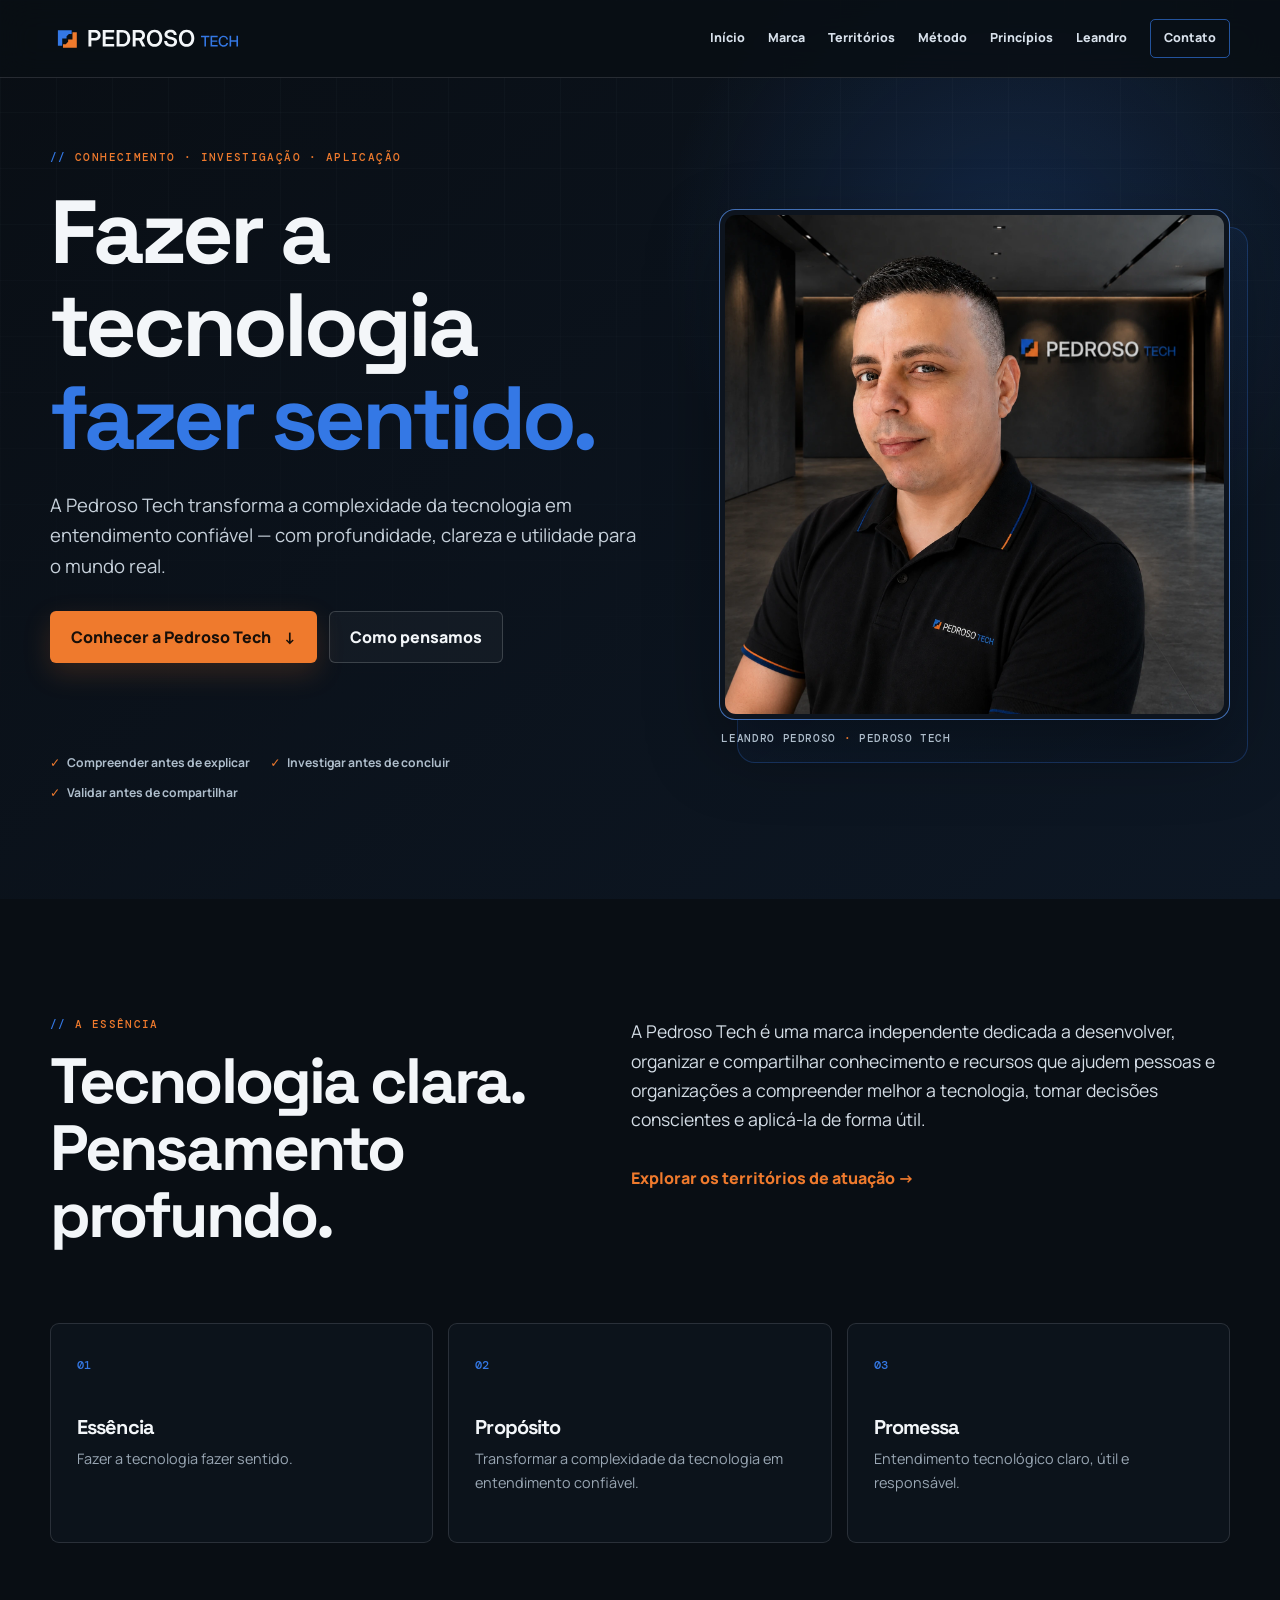
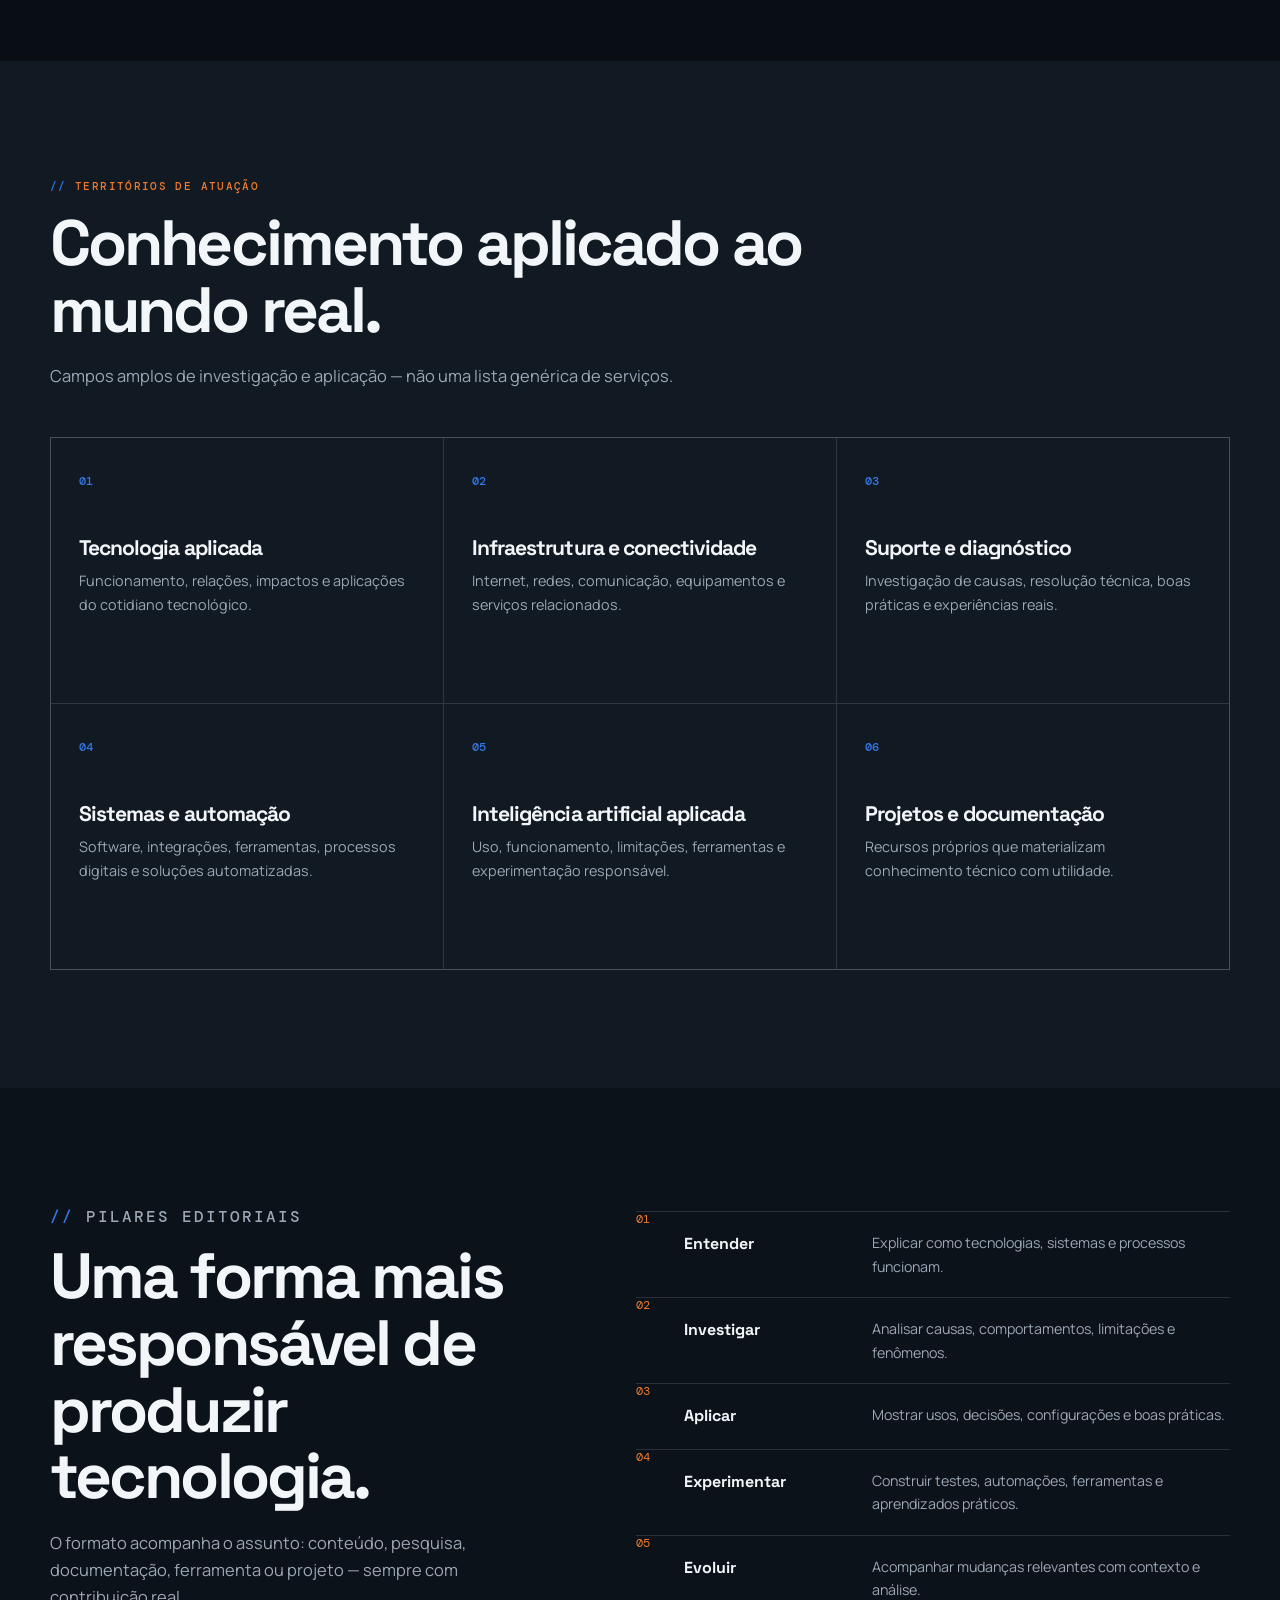
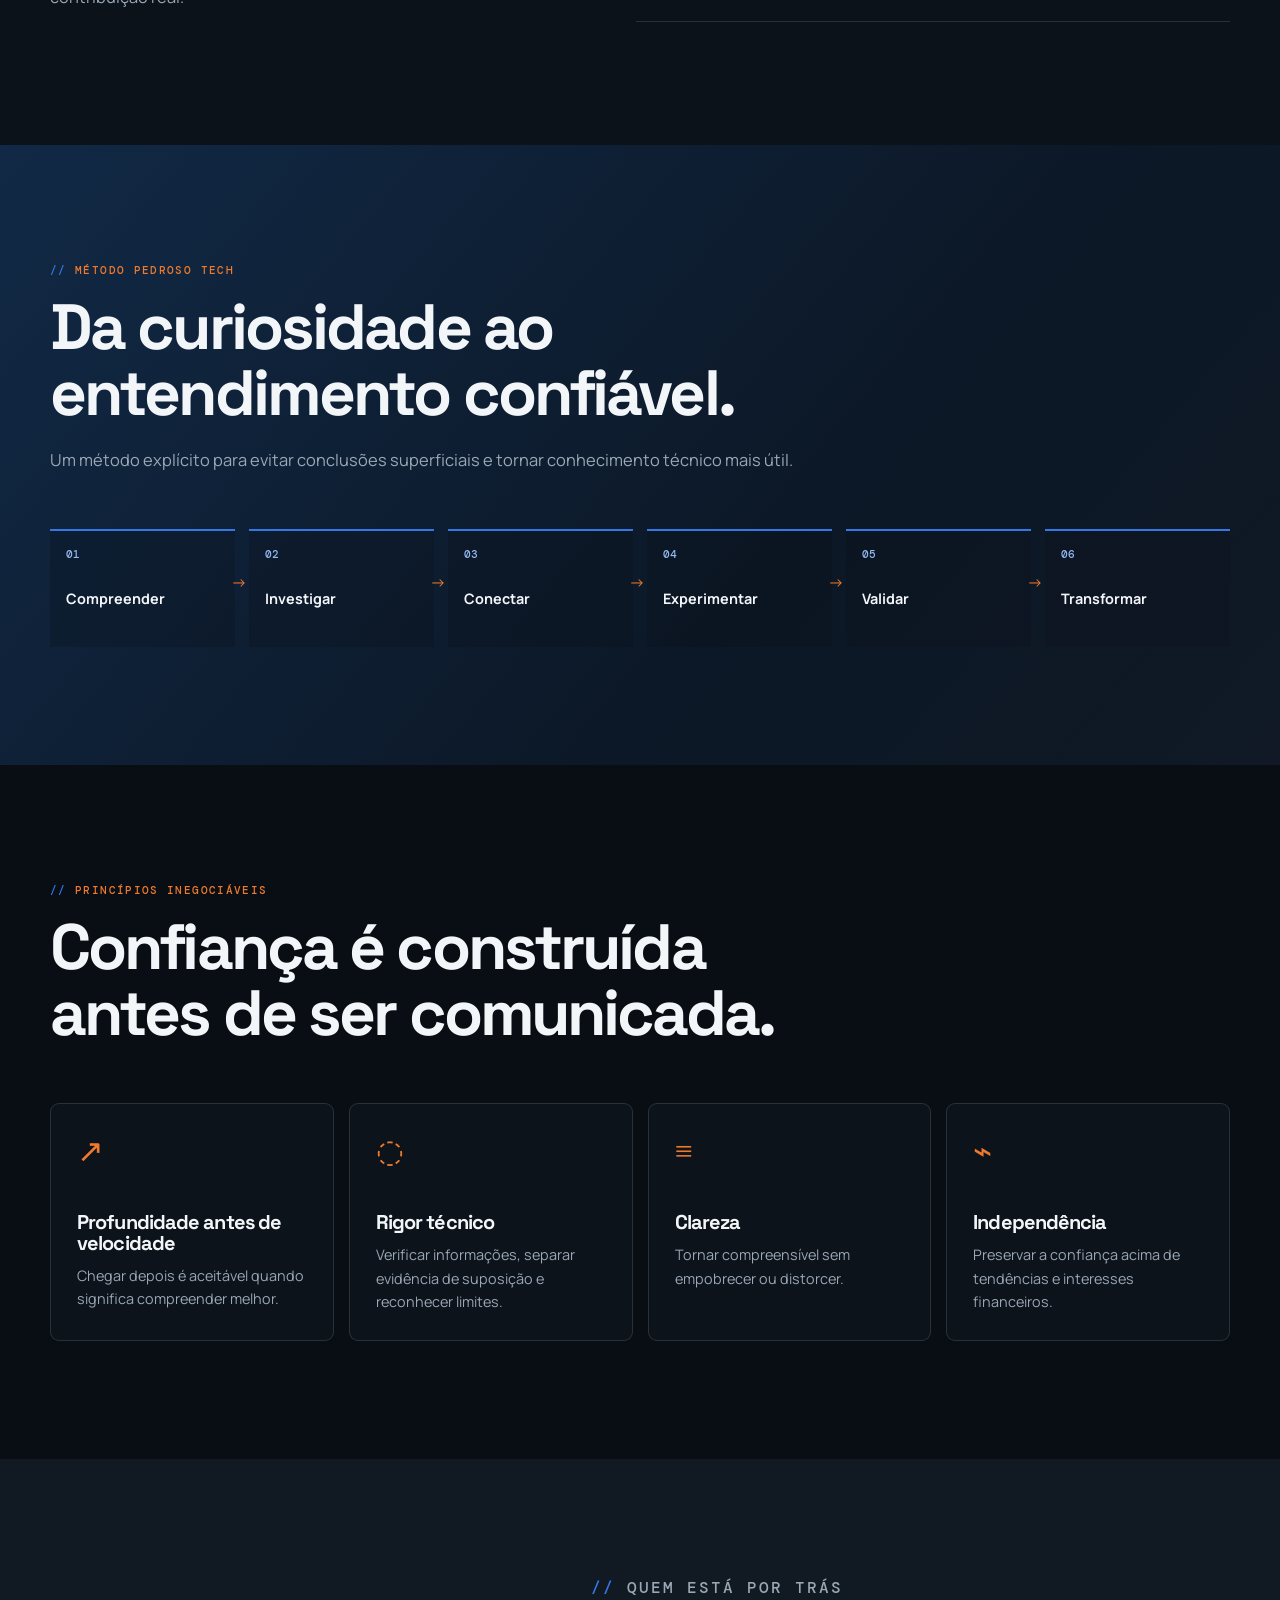
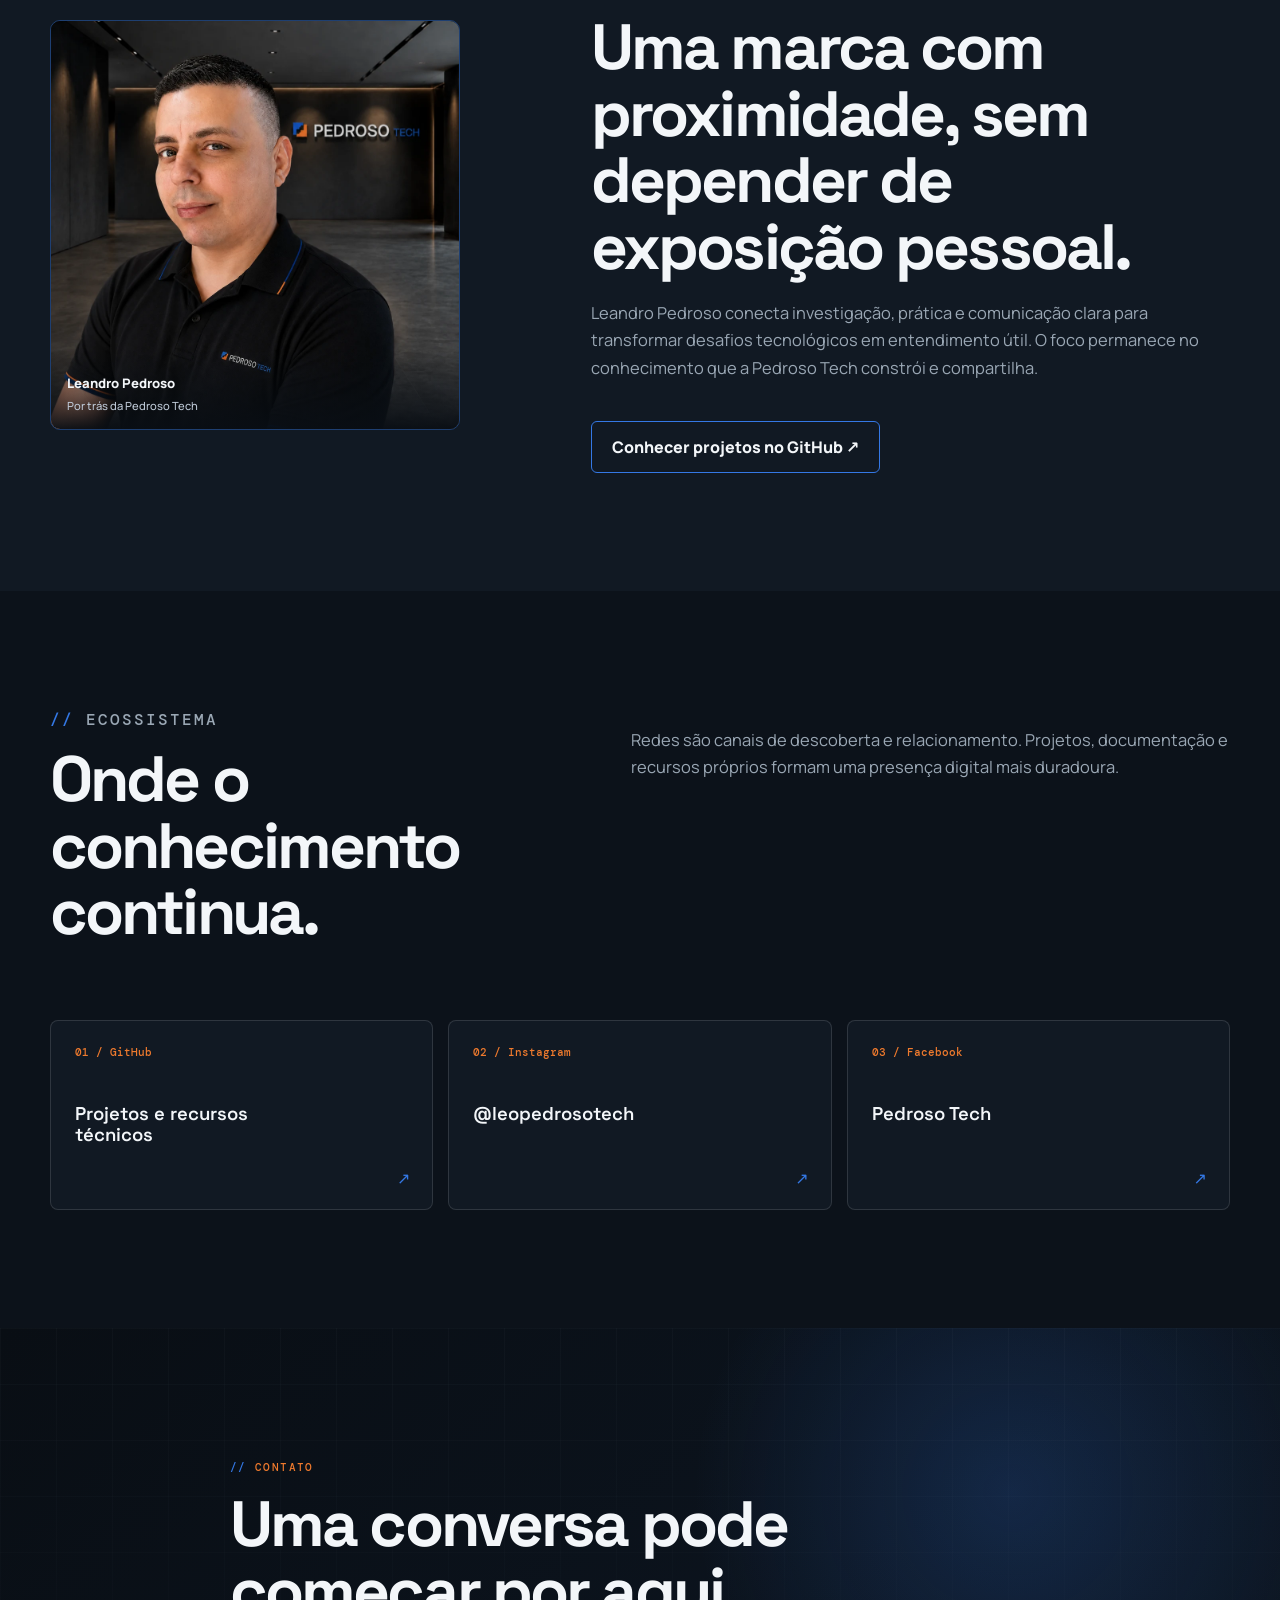
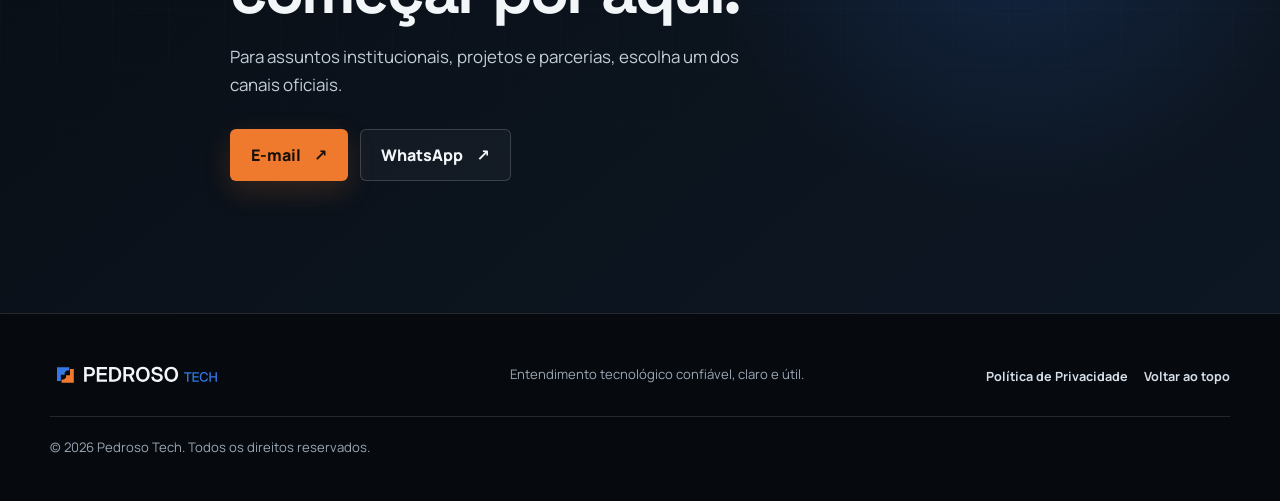
<file: index.html>
<!doctype html>
<html lang="pt-BR"><head>
<meta charset="utf-8"><meta name="viewport" content="width=device-width, initial-scale=1">
<title>Pedroso Tech | Tecnologia que faz sentido</title>
<meta name="description" content="A Pedroso Tech transforma a complexidade da tecnologia em entendimento confiável, com investigação, conhecimento aplicado e recursos úteis."><meta name="author" content="Pedroso Tech"><meta name="theme-color" content="#090E14"><meta name="color-scheme" content="dark"><link rel="canonical" href="https://pedrosotech.com.br/">
<meta property="og:type" content="website"><meta property="og:locale" content="pt_BR"><meta property="og:site_name" content="Pedroso Tech"><meta property="og:title" content="Pedroso Tech | Tecnologia que faz sentido"><meta property="og:description" content="Entendimento tecnológico confiável, claro e útil."><meta property="og:url" content="https://pedrosotech.com.br/"><meta property="og:image" content="https://pedrosotech.com.br/assets/leandro-pedroso-hero.jpg"><meta name="twitter:card" content="summary_large_image"><meta name="twitter:title" content="Pedroso Tech | Tecnologia que faz sentido"><meta name="twitter:description" content="Entendimento tecnológico confiável, claro e útil."><meta name="twitter:image" content="https://pedrosotech.com.br/assets/leandro-pedroso-hero.jpg">
<link rel="icon" href="assets/pedroso-tech-signature.svg" type="image/svg+xml"><link rel="manifest" href="site.webmanifest"><link rel="stylesheet" href="styles.css?v=20260817c"><link rel="stylesheet" href="fixes.css?v=20260817d">
<script type="application/ld+json">{"@context":"https://schema.org","@type":"Organization","name":"Pedroso Tech","url":"https://pedrosotech.com.br/","description":"Marca independente de tecnologia dedicada a transformar assuntos complexos em entendimento confiável.","sameAs":["https://github.com/leopedroso84","https://instagram.com/leopedrosotech","https://facebook.com/profile.php?id=61593232645749"]}</script>
</head><body>
<a class="skip-link" href="#conteudo">Pular para o conteúdo</a><header class="header" id="topo"><div class="container header-inner"><a class="brand" href="#inicio" aria-label="Pedroso Tech, página inicial"><img src="assets/pedroso-tech-signature.svg" width="260" height="48" alt="Pedroso Tech"></a><button class="menu-toggle" type="button" aria-expanded="false" aria-controls="menu"><span></span><span></span><span></span><span class="sr-only">Abrir menu</span></button><nav class="nav" id="menu" aria-label="Navegação principal"><a href="#inicio">Início</a><a href="#marca">Marca</a><a href="#territorios">Territórios</a><a href="#metodo">Método</a><a href="#principios">Princípios</a><a href="#leandro">Leandro</a><a class="nav-cta" href="#contato">Contato</a></nav></div></header>
<main id="conteudo">
<section class="hero" id="inicio"><div class="gridline" aria-hidden="true"></div><div class="container hero-layout"><div class="hero-copy reveal"><p class="eyebrow">CONHECIMENTO · INVESTIGAÇÃO · APLICAÇÃO</p><h1>Fazer a tecnologia <span>fazer sentido.</span></h1><p class="lead">A Pedroso Tech transforma a complexidade da tecnologia em entendimento confiável — com profundidade, clareza e utilidade para o mundo real.</p><div class="actions"><a class="button primary" href="#marca">Conhecer a Pedroso Tech <span>↓</span></a><a class="button ghost" href="#metodo">Como pensamos</a></div></div><div class="hero-visual reveal"><figure class="photo-frame"><picture><source srcset="assets/leandro-pedroso-hero.webp" type="image/webp"><img src="assets/leandro-pedroso-hero.jpg" width="1600" height="1600" alt="Leandro Pedroso no lobby institucional da Pedroso Tech" fetchpriority="high" sizes="(max-width: 720px) calc(100vw - 48px), 520px"></picture><figcaption>Leandro Pedroso <span aria-hidden="true">·</span> Pedroso Tech</figcaption></figure></div><ul class="notes"><li>Compreender antes de explicar</li><li>Investigar antes de concluir</li><li>Validar antes de compartilhar</li></ul></div></section>
<section class="section" id="marca"><div class="container"><div class="intro split"><div><p class="eyebrow">A ESSÊNCIA</p><h2>Tecnologia clara. Pensamento profundo.</h2></div><div><p>A Pedroso Tech é uma marca independente dedicada a desenvolver, organizar e compartilhar conhecimento e recursos que ajudem pessoas e organizações a compreender melhor a tecnologia, tomar decisões conscientes e aplicá-la de forma útil.</p><a class="text-link" href="#territorios">Explorar os territórios de atuação →</a></div></div><div class="cards purpose"><article><b>01</b><h3>Essência</h3><p>Fazer a tecnologia fazer sentido.</p></article><article><b>02</b><h3>Propósito</h3><p>Transformar a complexidade da tecnologia em entendimento confiável.</p></article><article><b>03</b><h3>Promessa</h3><p>Entendimento tecnológico claro, útil e responsável.</p></article></div></div></section>
<section class="section surface" id="territorios"><div class="container"><div class="intro"><p class="eyebrow">TERRITÓRIOS DE ATUAÇÃO</p><h2>Conhecimento aplicado ao mundo real.</h2><p>Campos amplos de investigação e aplicação — não uma lista genérica de serviços.</p></div><div class="territories"><article><b>01</b><h3>Tecnologia aplicada</h3><p>Funcionamento, relações, impactos e aplicações do cotidiano tecnológico.</p></article><article><b>02</b><h3>Infraestrutura e conectividade</h3><p>Internet, redes, comunicação, equipamentos e serviços relacionados.</p></article><article><b>03</b><h3>Suporte e diagnóstico</h3><p>Investigação de causas, resolução técnica, boas práticas e experiências reais.</p></article><article><b>04</b><h3>Sistemas e automação</h3><p>Software, integrações, ferramentas, processos digitais e soluções automatizadas.</p></article><article><b>05</b><h3>Inteligência artificial aplicada</h3><p>Uso, funcionamento, limitações, ferramentas e experimentação responsável.</p></article><article><b>06</b><h3>Projetos e documentação</h3><p>Recursos próprios que materializam conhecimento técnico com utilidade.</p></article></div></div></section>
<section class="section editorial"><div class="container editorial-layout"><div><p class="eyebrow">PILARES EDITORIAIS</p><h2>Uma forma mais responsável de produzir tecnologia.</h2><p>O formato acompanha o assunto: conteúdo, pesquisa, documentação, ferramenta ou projeto — sempre com contribuição real.</p></div><ol class="pillars"><li><strong>Entender</strong><span>Explicar como tecnologias, sistemas e processos funcionam.</span></li><li><strong>Investigar</strong><span>Analisar causas, comportamentos, limitações e fenômenos.</span></li><li><strong>Aplicar</strong><span>Mostrar usos, decisões, configurações e boas práticas.</span></li><li><strong>Experimentar</strong><span>Construir testes, automações, ferramentas e aprendizados práticos.</span></li><li><strong>Evoluir</strong><span>Acompanhar mudanças relevantes com contexto e análise.</span></li></ol></div></section>
<section class="section method" id="metodo"><div class="container"><div class="intro"><p class="eyebrow">MÉTODO PEDROSO TECH</p><h2>Da curiosidade ao entendimento confiável.</h2><p>Um método explícito para evitar conclusões superficiais e tornar conhecimento técnico mais útil.</p></div><ol class="method-path"><li><b>01</b><strong>Compreender</strong></li><li><b>02</b><strong>Investigar</strong></li><li><b>03</b><strong>Conectar</strong></li><li><b>04</b><strong>Experimentar</strong></li><li><b>05</b><strong>Validar</strong></li><li><b>06</b><strong>Transformar</strong></li></ol></div></section>
<section class="section" id="principios"><div class="container"><div class="intro"><p class="eyebrow">PRINCÍPIOS INEGOCIÁVEIS</p><h2>Confiança é construída antes de ser comunicada.</h2></div><div class="cards principles"><article><b>↗</b><h3>Profundidade antes de velocidade</h3><p>Chegar depois é aceitável quando significa compreender melhor.</p></article><article><b>◌</b><h3>Rigor técnico</h3><p>Verificar informações, separar evidência de suposição e reconhecer limites.</p></article><article><b>≡</b><h3>Clareza</h3><p>Tornar compreensível sem empobrecer ou distorcer.</p></article><article><b>⌁</b><h3>Independência</h3><p>Preservar a confiança acima de tendências e interesses financeiros.</p></article></div></div></section>
<section class="section surface" id="leandro"><div class="container person"><div class="person-image"><picture><source srcset="assets/leandro-pedroso-profile.webp" type="image/webp"><img src="assets/leandro-pedroso-hero.jpg" width="1600" height="1600" alt="Retrato institucional de Leandro Pedroso" loading="lazy" sizes="(max-width: 720px) calc(100vw - 48px), 520px"></picture><span>Leandro Pedroso<br><i>Por trás da Pedroso Tech</i></span></div><div><p class="eyebrow">QUEM ESTÁ POR TRÁS</p><h2>Uma marca com proximidade, sem depender de exposição pessoal.</h2><p>Leandro Pedroso conecta investigação, prática e comunicação clara para transformar desafios tecnológicos em entendimento útil. O foco permanece no conhecimento que a Pedroso Tech constrói e compartilha.</p><a class="button outline" href="https://github.com/leopedroso84" target="_blank" rel="noopener noreferrer">Conhecer projetos no GitHub ↗</a></div></div></section>
<section class="section editorial"><div class="container"><div class="intro split"><div><p class="eyebrow">ECOSSISTEMA</p><h2>Onde o conhecimento continua.</h2></div><p>Redes são canais de descoberta e relacionamento. Projetos, documentação e recursos próprios formam uma presença digital mais duradoura.</p></div><div class="channels"><a href="https://github.com/leopedroso84" target="_blank" rel="noopener noreferrer"><span>01 / GitHub</span><strong>Projetos e recursos técnicos</strong><i>↗</i></a><a href="https://instagram.com/leopedrosotech" target="_blank" rel="noopener noreferrer"><span>02 / Instagram</span><strong>@leopedrosotech</strong><i>↗</i></a><a href="https://facebook.com/profile.php?id=61593232645749" target="_blank" rel="noopener noreferrer"><span>03 / Facebook</span><strong>Pedroso Tech</strong><i>↗</i></a></div></div></section>
<section class="section contact" id="contato"><div class="gridline" aria-hidden="true"></div><div class="container contact-copy"><p class="eyebrow">CONTATO</p><h2>Uma conversa pode<br>começar por aqui.</h2><p>Para assuntos institucionais, projetos e parcerias, escolha um dos canais oficiais.</p><div class="actions"><a class="button primary" href="mailto:contato@pedrosotech.com.br" aria-label="Enviar e-mail para a Pedroso Tech">E-mail <span>↗</span></a><a class="button ghost" href="https://wa.me/551736349105" target="_blank" rel="noopener noreferrer" aria-label="Falar com a Pedroso Tech pelo WhatsApp">WhatsApp <span>↗</span></a></div></div></section>
</main><footer class="footer"><div class="container footer-grid"><img src="assets/pedroso-tech-signature.svg" width="208" height="38" alt="Pedroso Tech"><p>Entendimento tecnológico confiável, claro e útil.</p><div><a href="privacidade.html">Política de Privacidade</a><a href="#topo">Voltar ao topo</a></div><small>© <span id="year"></span> Pedroso Tech. Todos os direitos reservados.</small></div></footer><script src="script.js?v=20260817d"></script></body></html>
</file>
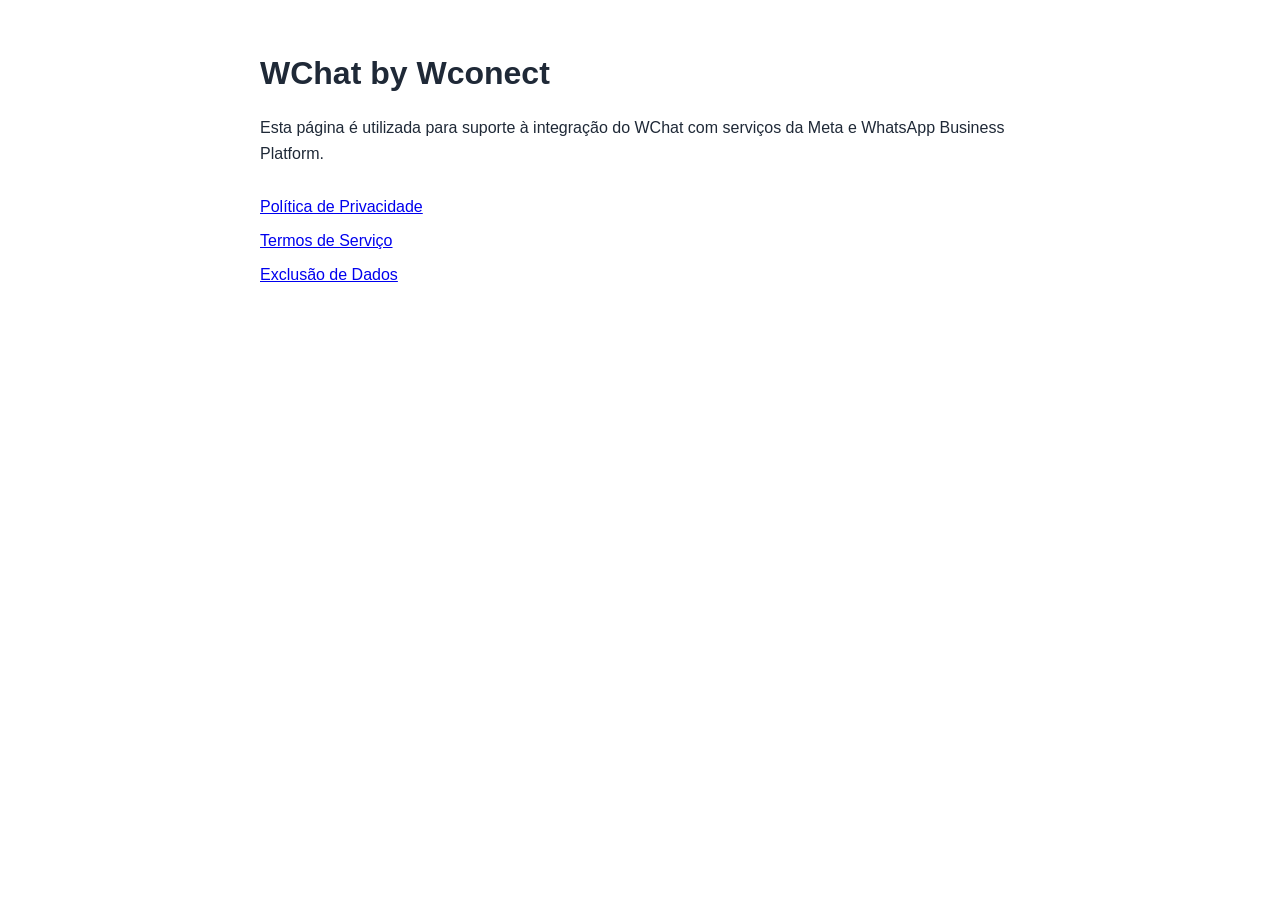
<file: wchat/index.html>
<!doctype html>
<html lang="pt-BR">
<head>
  <meta charset="utf-8">
  <meta name="viewport" content="width=device-width,initial-scale=1">
  <title>WChat by Wconect</title>
  <meta name="robots" content="index,follow">
  <meta name="description" content="Página de integração e informações do WChat by Wconect.">
  <style>
    body{font-family:Arial,sans-serif;max-width:760px;margin:48px auto;padding:0 20px;line-height:1.6;color:#1f2937}
    h1{margin-bottom:8px}.links{margin-top:28px}.links a{display:block;margin:8px 0}
  </style>
</head>
<body>
  <h1>WChat by Wconect</h1>
  <p>Esta página é utilizada para suporte à integração do WChat com serviços da Meta e WhatsApp Business Platform.</p>
  <div class="links">
    <a href="/wconect/politica-privacidade/">Política de Privacidade</a>
    <a href="/wconect/termos-e-condicoes/">Termos de Serviço</a>
    <a href="/wconect/exclusao-de-dados/">Exclusão de Dados</a>
  </div>
</body>
</html>
</file>
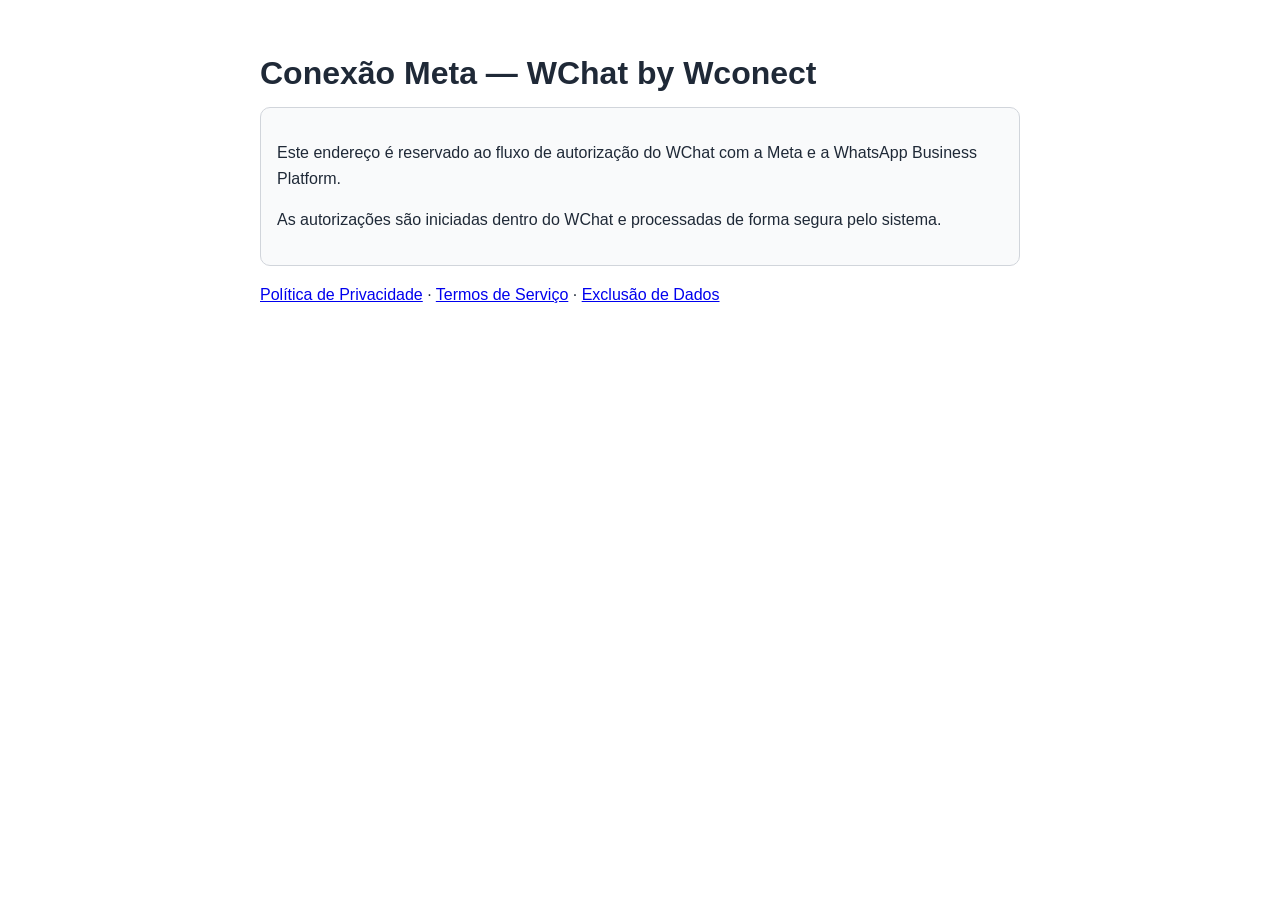
<file: wchat/meta-connect/index.html>
<!doctype html>
<html lang="pt-BR">
<head>
  <meta charset="utf-8">
  <meta name="viewport" content="width=device-width,initial-scale=1">
  <title>Conexão Meta | WChat by Wconect</title>
  <meta name="robots" content="index,follow">
  <meta name="description" content="Ponto seguro de conexão do WChat com a Meta e WhatsApp Business Platform.">
  <style>
    body{font-family:Arial,sans-serif;max-width:760px;margin:48px auto;padding:0 20px;line-height:1.6;color:#1f2937}
    h1{margin-bottom:8px}.note{padding:16px;border:1px solid #d1d5db;border-radius:10px;background:#f9fafb}
  </style>
</head>
<body>
  <h1>Conexão Meta — WChat by Wconect</h1>
  <div class="note">
    <p>Este endereço é reservado ao fluxo de autorização do WChat com a Meta e a WhatsApp Business Platform.</p>
    <p>As autorizações são iniciadas dentro do WChat e processadas de forma segura pelo sistema.</p>
  </div>
  <p><a href="/wconect/politica-privacidade/">Política de Privacidade</a> · <a href="/wconect/termos-e-condicoes/">Termos de Serviço</a> · <a href="/wconect/exclusao-de-dados/">Exclusão de Dados</a></p>
</body>
</html>
</file>
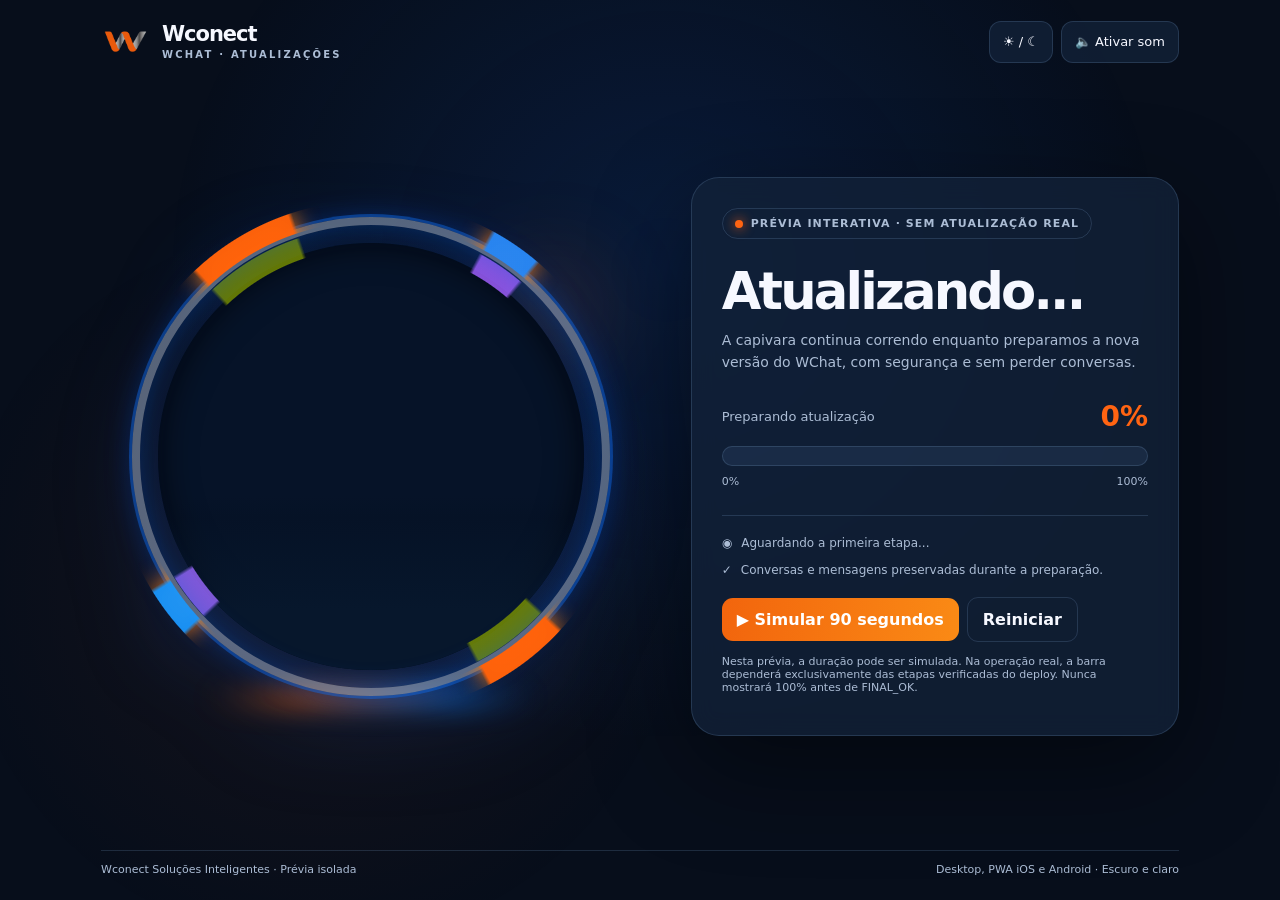
<file: wchat/preview-atualizacao-capivara/index.html>
<!DOCTYPE html>
<html lang="pt-BR" data-theme="dark">
<head>
<meta charset="UTF-8"><meta name="viewport" content="width=device-width, initial-scale=1, viewport-fit=cover">
<meta name="theme-color" content="#070e1b">
<title>WChat | Prévia da tela de atualização</title>
<style>
:root{color-scheme:dark;--bg:#070e1b;--surface:#101b2c;--panel:rgba(19,34,56,.79);--stroke:rgba(141,180,227,.18);--txt:#f6f8ff;--sub:#acbdd5;--orange:#ff6412;--orange2:#ffa922;--blue:#147ef5;--silver:#c2cbd7;--shadow:0 32px 100px rgba(0,0,0,.45)}
html[data-theme=light]{color-scheme:light;--bg:#eff4fa;--surface:#e8f0fb;--panel:rgba(255,255,255,.87);--stroke:rgba(23,53,91,.18);--txt:#111d34;--sub:#586880;--shadow:0 24px 70px rgba(21,53,95,.13)}
*{box-sizing:border-box}html,body{margin:0;min-height:100%;font-family:Inter,ui-sans-serif,system-ui,-apple-system,BlinkMacSystemFont,'Segoe UI',sans-serif}body{background:var(--bg);color:var(--txt);overflow-x:hidden;transition:background .35s,color .35s}
body::before{position:fixed;content:"";inset:0;pointer-events:none;background:radial-gradient(ellipse at 52% 30%,rgba(19,97,226,.16),transparent 53%),radial-gradient(circle at 25% 65%,rgba(248,99,14,.065),transparent 33%)}
.wrap{max-width:1150px;margin:auto;min-height:100dvh;display:grid;grid-template-rows:auto 1fr auto;gap:22px;padding:clamp(18px,3vw,36px);padding-top:max(env(safe-area-inset-top),20px);padding-bottom:max(env(safe-area-inset-bottom),24px);position:relative}
.top{display:flex;align-items:center;justify-content:space-between;gap:14px}.brand{display:flex;align-items:center;gap:12px}.logo{width:49px;height:43px;object-fit:contain}.brandword{font-size:21px;font-weight:860;letter-spacing:-.05em;line-height:1}.brandword small{display:block;font-weight:600;font-size:10px;letter-spacing:.22em;color:var(--sub);margin-top:5px}
.controls{display:flex;gap:8px;flex-wrap:wrap;justify-content:flex-end}.control{font:inherit;font-size:13px;background:var(--panel);color:var(--txt);border:1px solid var(--stroke);min-height:42px;padding:9px 13px;border-radius:12px;cursor:pointer}.control:focus-visible,.button:focus-visible{outline:3px solid var(--blue);outline-offset:2px}.control:hover{border-color:var(--orange)}
.main{display:grid;grid-template-columns:minmax(0,1.05fr) minmax(320px,.95fr);gap:clamp(16px,4vw,50px);align-items:center}.hero{display:grid;place-items:center;min-width:0;position:relative;isolation:isolate}.wheel{position:relative;width:min(100%,520px);aspect-ratio:1/1;filter:drop-shadow(0 25px 38px rgba(12,75,197,.25))}.wheel::before{content:"";position:absolute;inset:4%;border:8px solid rgba(174,190,215,.48);border-radius:50%;box-shadow:0 0 0 3px rgba(18,109,239,.43),0 0 28px rgba(3,90,247,.27),inset 0 0 24px rgba(4,97,232,.32);z-index:3;pointer-events:none}
.video-mask{position:absolute;inset:9%;border-radius:50%;overflow:hidden;z-index:1;background:#061328;box-shadow:inset 0 0 35px rgba(0,0,0,.7)}.video-mask video{position:absolute;width:148%;height:100%;max-width:none;object-fit:cover;left:50%;top:0;transform:translateX(-50%);filter:saturate(1.15) contrast(1.05)}.video-mask::after{position:absolute;content:"";inset:59% 0 0;pointer-events:none;background:linear-gradient(transparent 0,rgba(4,15,32,.25) 13%,#07172c 66%,#07172c 100%);}
.track{position:absolute;inset:0;border-radius:50%;background:conic-gradient(from 90deg,transparent 0deg 42deg,rgba(255,98,11,.98) 43deg 62deg,transparent 63deg 136deg,rgba(21,149,255,.95) 137deg 148deg,transparent 149deg 226deg,rgba(255,98,11,.96) 227deg 251deg,transparent 252deg 298deg,rgba(38,134,244,.98) 299deg 310deg,transparent 311deg);-webkit-mask:radial-gradient(farthest-side,transparent calc(100% - 25px),#000 calc(100% - 24px),#000 calc(100% - 4px),transparent calc(100% - 3px));mask:radial-gradient(farthest-side,transparent calc(100% - 25px),#000 calc(100% - 24px),#000 calc(100% - 4px),transparent calc(100% - 3px));animation:spin 3.1s linear infinite;z-index:4;pointer-events:none;filter:drop-shadow(0 0 12px #ff7f0f)}
.track2{inset:5%;animation-duration:4.9s;animation-direction:reverse;opacity:.85;filter:hue-rotate(50deg);z-index:2;}.orb{position:absolute;width:22%;height:22%;border-radius:50%;background:rgba(255,110,16,.10);filter:blur(40px);right:4%;top:10%}.foot{position:absolute;left:18%;right:18%;bottom:2.5%;height:12px;border-radius:100%;background:linear-gradient(90deg,transparent,#ff6910 28%,#147ef5 75%,transparent);filter:blur(14px)}
.info{min-width:0;padding:clamp(16px,3vw,30px);background:var(--panel);border:1px solid var(--stroke);border-radius:28px;box-shadow:var(--shadow);backdrop-filter:blur(12px)}
.chip{display:inline-flex;align-items:center;gap:8px;padding:8px 12px;border:1px solid var(--stroke);border-radius:100px;color:var(--sub);font-size:11px;text-transform:uppercase;letter-spacing:.1em;font-weight:800}.dot{width:8px;height:8px;background:var(--orange);border-radius:50%;box-shadow:0 0 12px var(--orange)}.title{font-size:clamp(30px,4vw,52px);letter-spacing:-.055em;margin:24px 0 11px;line-height:1.1}.desc{color:var(--sub);line-height:1.55;margin:0 0 26px;font-size:14px}.phase{display:flex;align-items:center;justify-content:space-between;gap:8px;margin-bottom:13px}.step{font-size:13px;color:var(--sub)}.percent{font-weight:800;font-variant-numeric:tabular-nums;color:var(--orange);font-size:28px}
.bar{height:20px;border-radius:99px;overflow:hidden;background:rgba(73,104,149,.18);border:1px solid var(--stroke);padding:3px}.fill{width:0%;height:100%;border-radius:99px;background:repeating-linear-gradient(110deg,transparent 0 20px,rgba(255,255,255,.13) 21px 30px),linear-gradient(90deg,#f35a09,#ff9f12);box-shadow:0 0 19px rgba(255,111,15,.55);transition:width .25s ease-out}.range{display:flex;justify-content:space-between;color:var(--sub);font-size:11px;margin-top:9px}.meta{margin-top:27px;border-top:1px solid var(--stroke);padding-top:20px;display:grid;gap:13px}.metaline{display:flex;gap:9px;align-items:center;color:var(--sub);font-size:12px}.metaline strong{color:var(--txt)}
.demo-toolbar{display:flex;align-items:center;gap:8px;flex-wrap:wrap;margin-top:20px}.button{font:inherit;color:#fff;background:linear-gradient(95deg,#f2650d,#fa8a15);border:0;border-radius:11px;padding:12px 15px;min-height:43px;font-weight:750;cursor:pointer}.button.secondary{background:transparent;border:1px solid var(--stroke);color:var(--txt)}.simnote{font-size:11px;color:var(--sub);margin-top:13px}.bottom{display:flex;justify-content:space-between;gap:14px;flex-wrap:wrap;color:var(--sub);font-size:11px;padding-top:12px;border-top:1px solid var(--stroke)}
@keyframes spin{to{transform:rotate(360deg)}}@media(max-width:820px){.main{grid-template-columns:1fr}.wheel{width:min(88vw,385px)}.info{max-width:560px;margin:0 auto;width:100%}.title{margin-top:12px}.wrap{gap:10px}.brandword{font-size:18px}.video-mask video{width:148%}}@media(max-width:400px){.controls{gap:5px}.control{font-size:11px;padding:8px}.wheel{width:min(90vw,320px)}.info{border-radius:20px}.title{font-size:32px}}
@media(prefers-reduced-motion:reduce){.track,.track2{animation:none}.fill{transition:none}}
</style>
</head>
<body>
<div class="wrap">
<header class="top"><div class="brand"><img class="logo" src="[data-uri]" alt="Símbolo Wconect"><div class="brandword">Wconect<small>WCHAT · ATUALIZAÇÕES</small></div></div><div class="controls"><button class="control" id="theme" type="button" aria-label="Alternar tema">☀ / ☾</button><button class="control" id="sound" type="button">🔈 Ativar som</button></div></header>
<main class="main"><section class="hero" aria-label="Capivara WChat correndo enquanto o sistema se atualiza"><div class="wheel"><div class="orb"></div><div class="video-mask"><video id="capy-video" autoplay muted playsinline loop preload="auto" aria-hidden="true"><source src="capivara.mp4" type="video/mp4"></video></div><div class="track2 track"></div><div class="track"></div><div class="foot"></div></div></section><section class="info" aria-labelledby="title"><span class="chip"><span class="dot"></span><span id="mode">Prévia interativa · sem atualização real</span></span><h1 class="title" id="title">Atualizando<span id="dots">...</span></h1><p class="desc" id="explain">A capivara continua correndo enquanto preparamos a nova versão do WChat, com segurança e sem perder conversas.</p><div class="phase"><div class="step" id="step">Preparando atualização</div><div class="percent" id="percent">0%</div></div><div class="bar" id="progressbar" role="progressbar" aria-valuemin="0" aria-valuemax="100" aria-valuenow="0" aria-label="Progresso da atualização"><div class="fill" id="fill"></div></div><div class="range"><span>0%</span><span>100%</span></div><div class="meta"><div class="metaline">◉ <span id="detail">Aguardando a primeira etapa...</span></div><div class="metaline">✓ <span>Conversas e mensagens preservadas durante a preparação.</span></div></div><div class="demo-toolbar"><button class="button" id="start">▶ Simular 90 segundos</button><button class="button secondary" id="reset">Reiniciar</button></div><p class="simnote" id="note">Nesta prévia, a duração pode ser simulada. Na operação real, a barra dependerá exclusivamente das etapas verificadas do deploy. Nunca mostrará 100% antes de FINAL_OK.</p></section></main>
<footer class="bottom"><span>Wconect Soluções Inteligentes · Prévia isolada</span><span>Desktop, PWA iOS e Android · Escuro e claro</span></footer>
</div><script>
(()=>{'use strict';const $=s=>document.querySelector(s);let progress=0,timer=0,finishAt=0,duration=90000,phase='demo',currentMode='demo';const video=$('#capy-video');const stages=[[0,'Preparando atualização','Aguardando a primeira etapa...'],[5,'Verificando integridade','Validando segurança e compatibilidade...'],[24,'Preparando serviços','Nova versão pronta para entrar...'],[45,'Ativando versão','Realizando troca gradual dos serviços...'],[73,'Validando atendimento','Conferindo canais, mensagens e filas...'],[92,'Verificando disponibilidade','Aguardando smoke e saúde dos serviços...'],[100,'Atualização concluída','FINAL_OK confirmado; WChat pronto para uso.']];
function render(p,reason){const target=Number(p);if(!Number.isFinite(target))return;progress=Math.max(0,Math.min(100,Math.round(target)));$('#fill').style.width=progress+'%';$('#percent').textContent=progress+'%';$('#progressbar').setAttribute('aria-valuenow',String(progress));const entry=stages.filter(x=>x[0]<=progress).at(-1);$('#step').textContent=reason||entry[1];$('#detail').textContent=entry[2];$('#title').innerText=progress===100?'Atualização concluída':'Atualizando...';}
function stop(){if(timer){clearInterval(timer);timer=0}}
function startDemo(){stop();currentMode='demo';$('#mode').textContent='Prévia interativa · demonstração';$('#note').textContent='Modo demonstração: o cronômetro simula a atualização. Em produção, apenas eventos reais avançam o progresso.';render(0);const initial=performance.now();timer=setInterval(()=>{const x=Math.min(100,Math.round(100*(performance.now()-initial)/duration));render(x);if(x===100){stop();}},250)}
$('#theme').addEventListener('click',()=>{const next=document.documentElement.dataset.theme==='dark'?'light':'dark';document.documentElement.dataset.theme=next;document.querySelector('meta[name=theme-color]').content=next==='dark'?'#070e1b':'#eff4fa'});
$('#sound').addEventListener('click',async()=>{video.muted=!video.muted;$('#sound').textContent=video.muted?'🔈 Ativar som':'🔊 Som ligado';if(video.paused)try{await video.play()}catch(e){}});
$('#start').addEventListener('click',startDemo);$('#reset').addEventListener('click',()=>{stop();render(0);$('#mode').textContent='Prévia interativa · sem atualização real'});
video.play().catch(()=>{});
window.WChatMaintenance={setProgress:(value,stage,opts={})=>{stop();currentMode='real';$('#mode').textContent='Atualização real · dados do servidor';$('#note').textContent='Progresso recebido do servidor; 100% depende de FINAL_OK.';const p=Math.max(progress,Math.min(100,Math.round(Number(value)||0)));if(p===100&&!opts.finalOk){render(99,stage);return;}render(p,stage)},setTheme:t=>{if(['dark','light'].includes(t))document.documentElement.dataset.theme=t},setStage:s=>{$('#detail').textContent=String(s)},connect:(statusUrl,delay=2000)=>{stop();const controller=new AbortController();let last=0;async function tick(){if(controller.signal.aborted)return;try{const r=await fetch(statusUrl,{cache:'no-store',credentials:'same-origin',signal:controller.signal});if(!r.ok)throw Error('HTTP '+r.status);const obj=await r.json();if(obj.state==='error'||obj.state==='rollback'){$('#mode').textContent='Reversão segura';$('#detail').textContent=obj.detail||'Restaurando versão anterior';return;}window.WChatMaintenance.setProgress(obj.percent,obj.label,{finalOk:obj.state==='final_ok'});}catch(e){if(!controller.signal.aborted){$('#mode').textContent='Aguardando status';$('#detail').textContent='A conexão será verificada novamente; atendimentos preservados.'}}if(!controller.signal.aborted)last=setTimeout(tick,delay)}tick();return ()=>{controller.abort();clearTimeout(last)}}};render(0);
})();
</script></body></html>
</file>
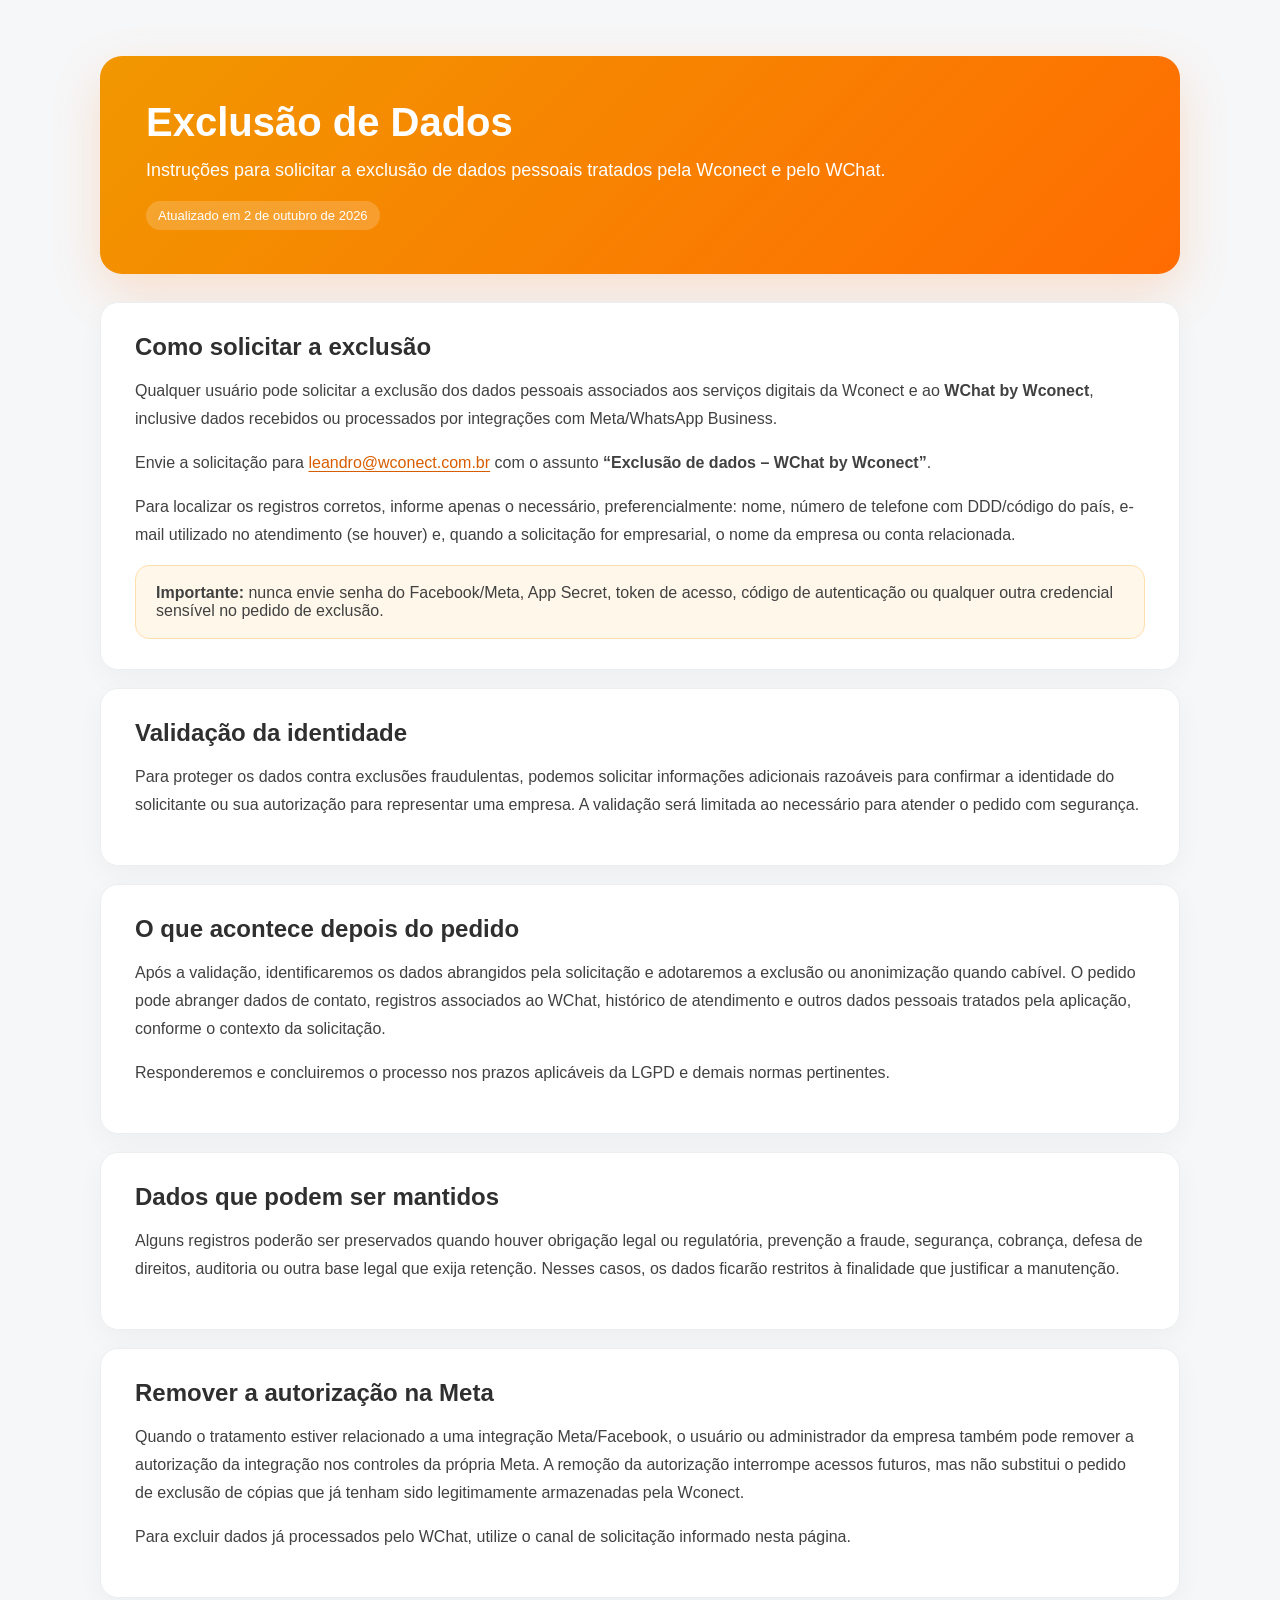
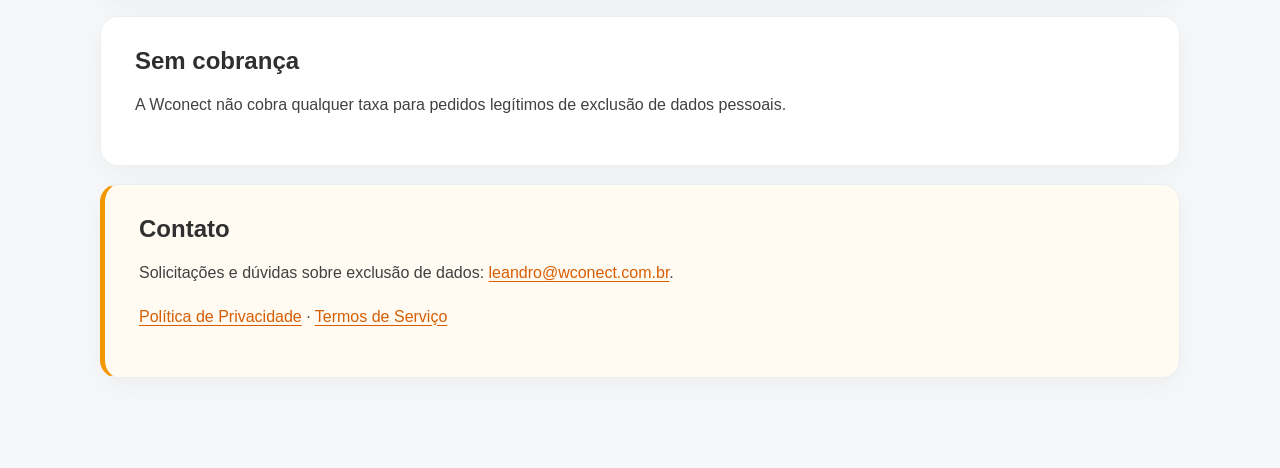
<file: wconect/exclusao-de-dados/index.html>
<!doctype html>
<html lang="pt-BR">
<head>
<meta charset="utf-8">
<meta name="viewport" content="width=device-width, initial-scale=1">
<title>Exclus&#227;o de Dados | Wconect</title>
<meta name="description" content="Instru&#231;&#245;es para solicitar a exclus&#227;o de dados pessoais tratados pela Wconect e pelo WChat.">
<meta name="robots" content="index,follow">
<link rel="canonical" href="https://pedrosotech.com.br/wconect/exclusao-de-dados/">
<meta property="og:type" content="website">
<meta property="og:locale" content="pt_BR">
<meta property="og:title" content="Exclus&#227;o de Dados | Wconect">
<meta property="og:description" content="Instru&#231;&#245;es para solicitar a exclus&#227;o de dados pessoais tratados pela Wconect e pelo WChat.">
<meta property="og:url" content="https://pedrosotech.com.br/wconect/exclusao-de-dados/">
<style>
html,body{margin:0;padding:0;background:#f6f7f8}
</style>
</head>
<body>
<style>
.wconect-legal{font-family:Roboto,Arial,sans-serif;background:#f6f7f8;color:#414141;padding:56px 20px 72px}
.wconect-legal *{box-sizing:border-box}
.wconect-legal .wrap{max-width:1080px;margin:0 auto}
.wconect-legal .hero{background:linear-gradient(135deg,#F19700,#FF6C02);color:#fff;padding:44px 46px;border-radius:22px;margin-bottom:28px;box-shadow:0 18px 50px rgba(255,108,2,.18)}
.wconect-legal h1{font-size:40px;line-height:1.1;margin:0 0 12px;font-weight:700;color:#fff}
.wconect-legal .hero p{font-size:18px;line-height:1.6;margin:0;color:#fff}
.wconect-legal .updated{display:inline-block;margin-top:16px;padding:7px 12px;border-radius:999px;background:rgba(255,255,255,.18);font-size:13px}
.wconect-legal .card{background:#fff;border:1px solid #eceff1;border-radius:18px;padding:30px 34px;margin:18px 0;box-shadow:0 8px 28px rgba(0,0,0,.04)}
.wconect-legal h2{font-size:24px;color:#2f2f2f;margin:0 0 14px;font-weight:700}
.wconect-legal h3{font-size:18px;color:#333;margin:22px 0 10px}
.wconect-legal p,.wconect-legal li{font-size:16px;line-height:1.75}
.wconect-legal ul,.wconect-legal ol{padding-left:22px}
.wconect-legal a{color:#D85D00;text-decoration:underline;text-underline-offset:3px}
.wconect-legal .contact{border-left:5px solid #F19700;background:#fffaf2}
.wconect-legal .note{background:#fff7ea;border:1px solid #ffe0ad;border-radius:14px;padding:18px 20px}
@media(max-width:720px){.wconect-legal{padding:28px 14px 48px}.wconect-legal .hero{padding:30px 24px;border-radius:18px}.wconect-legal h1{font-size:31px}.wconect-legal .card{padding:24px 20px}}
</style><main class="wconect-legal"><div class="wrap"><section class="hero"><h1>Exclusão de Dados</h1><p>Instruções para solicitar a exclusão de dados pessoais tratados pela Wconect e pelo WChat.</p><span class="updated">Atualizado em 2 de outubro de 2026</span></section><section class="card">
<h2>Como solicitar a exclusão</h2>
<p>Qualquer usuário pode solicitar a exclusão dos dados pessoais associados aos serviços digitais da Wconect e ao <strong>WChat by Wconect</strong>, inclusive dados recebidos ou processados por integrações com Meta/WhatsApp Business.</p>
<p>Envie a solicitação para <a href="mailto:leandro@wconect.com.br?subject=Exclus%C3%A3o%20de%20dados%20-%20WChat%20by%20Wconect">leandro@wconect.com.br</a> com o assunto <strong>“Exclusão de dados – WChat by Wconect”</strong>.</p>
<p>Para localizar os registros corretos, informe apenas o necessário, preferencialmente: nome, número de telefone com DDD/código do país, e-mail utilizado no atendimento (se houver) e, quando a solicitação for empresarial, o nome da empresa ou conta relacionada.</p>
<div class="note"><strong>Importante:</strong> nunca envie senha do Facebook/Meta, App Secret, token de acesso, código de autenticação ou qualquer outra credencial sensível no pedido de exclusão.</div>
</section>
<section class="card">
<h2>Validação da identidade</h2>
<p>Para proteger os dados contra exclusões fraudulentas, podemos solicitar informações adicionais razoáveis para confirmar a identidade do solicitante ou sua autorização para representar uma empresa. A validação será limitada ao necessário para atender o pedido com segurança.</p>
</section>
<section class="card">
<h2>O que acontece depois do pedido</h2>
<p>Após a validação, identificaremos os dados abrangidos pela solicitação e adotaremos a exclusão ou anonimização quando cabível. O pedido pode abranger dados de contato, registros associados ao WChat, histórico de atendimento e outros dados pessoais tratados pela aplicação, conforme o contexto da solicitação.</p>
<p>Responderemos e concluiremos o processo nos prazos aplicáveis da LGPD e demais normas pertinentes.</p>
</section><section class="card">
<h2>Dados que podem ser mantidos</h2>
<p>Alguns registros poderão ser preservados quando houver obrigação legal ou regulatória, prevenção a fraude, segurança, cobrança, defesa de direitos, auditoria ou outra base legal que exija retenção. Nesses casos, os dados ficarão restritos à finalidade que justificar a manutenção.</p>
</section>
<section class="card">
<h2>Remover a autorização na Meta</h2>
<p>Quando o tratamento estiver relacionado a uma integração Meta/Facebook, o usuário ou administrador da empresa também pode remover a autorização da integração nos controles da própria Meta. A remoção da autorização interrompe acessos futuros, mas não substitui o pedido de exclusão de cópias que já tenham sido legitimamente armazenadas pela Wconect.</p>
<p>Para excluir dados já processados pelo WChat, utilize o canal de solicitação informado nesta página.</p>
</section>
<section class="card">
<h2>Sem cobrança</h2>
<p>A Wconect não cobra qualquer taxa para pedidos legítimos de exclusão de dados pessoais.</p>
</section>
<section class="card contact">
<h2>Contato</h2>
<p>Solicitações e dúvidas sobre exclusão de dados: <a href="mailto:leandro@wconect.com.br">leandro@wconect.com.br</a>.</p>
<p><a href="/wconect/politica-privacidade/">Política de Privacidade</a> · <a href="/wconect/termos-e-condicoes/">Termos de Serviço</a></p>
</section></div></main>
</body>
</html>
</file>
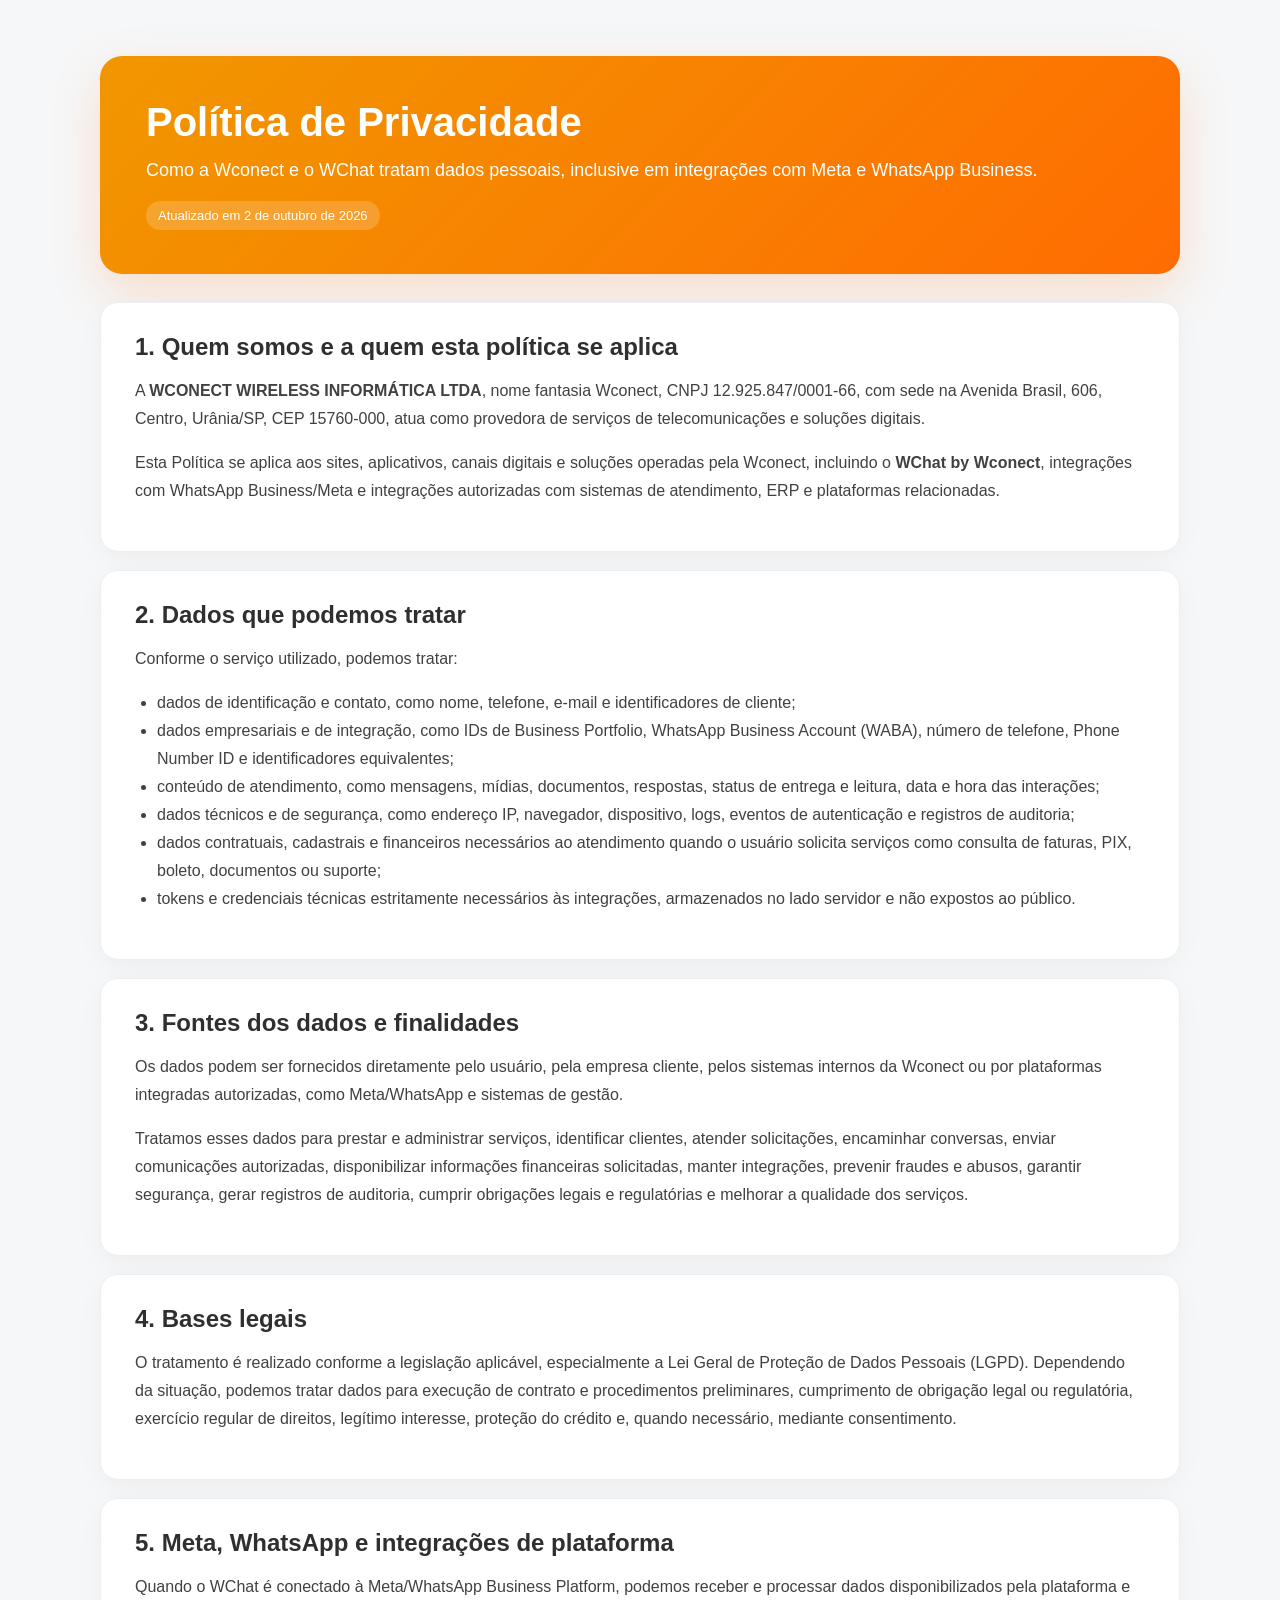
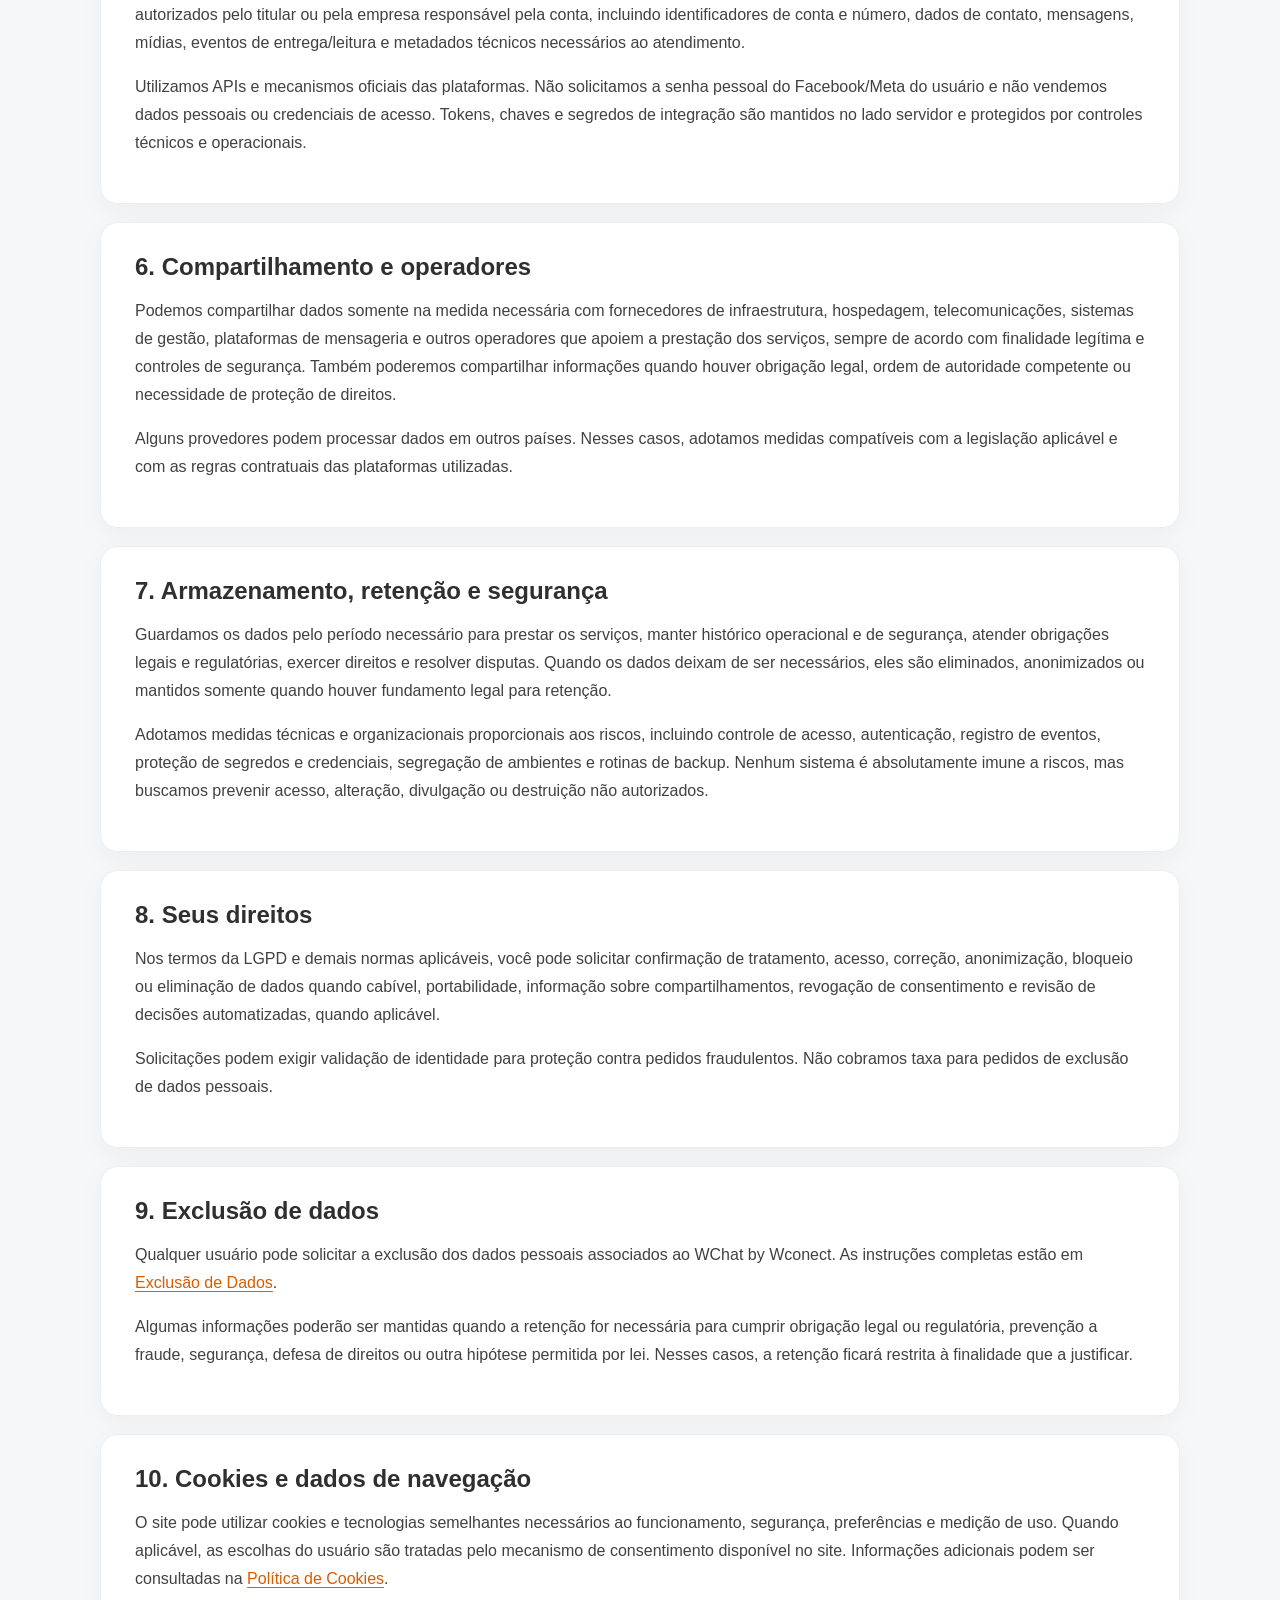
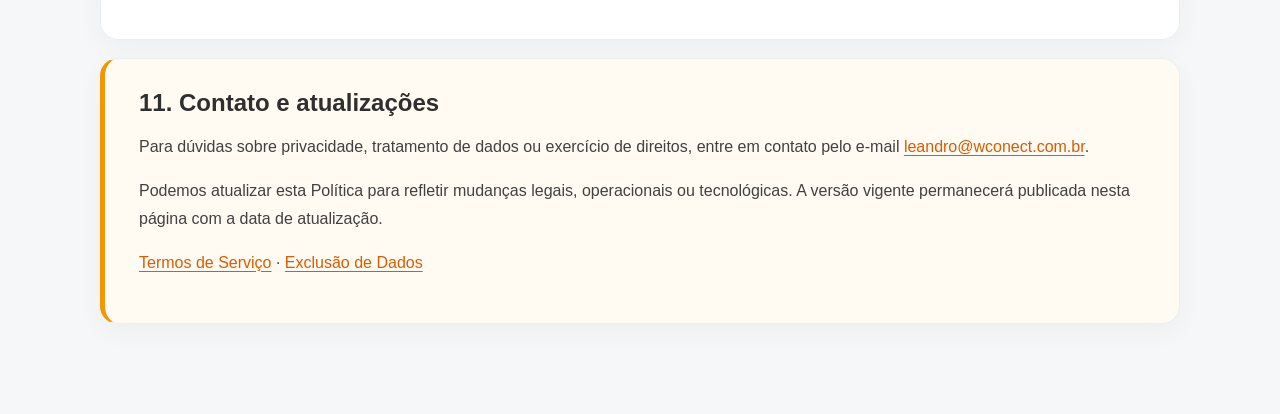
<file: wconect/politica-privacidade/index.html>
<!doctype html>
<html lang="pt-BR">
<head>
<meta charset="utf-8">
<meta name="viewport" content="width=device-width, initial-scale=1">
<title>Pol&#237;tica de Privacidade | Wconect</title>
<meta name="description" content="Pol&#237;tica de Privacidade da Wconect e do WChat by Wconect.">
<meta name="robots" content="index,follow">
<link rel="canonical" href="https://pedrosotech.com.br/wconect/politica-privacidade/">
<meta property="og:type" content="website">
<meta property="og:locale" content="pt_BR">
<meta property="og:title" content="Pol&#237;tica de Privacidade | Wconect">
<meta property="og:description" content="Pol&#237;tica de Privacidade da Wconect e do WChat by Wconect.">
<meta property="og:url" content="https://pedrosotech.com.br/wconect/politica-privacidade/">
<style>
html,body{margin:0;padding:0;background:#f6f7f8}
</style>
</head>
<body>
<style>
.wconect-legal{font-family:Roboto,Arial,sans-serif;background:#f6f7f8;color:#414141;padding:56px 20px 72px}
.wconect-legal *{box-sizing:border-box}
.wconect-legal .wrap{max-width:1080px;margin:0 auto}
.wconect-legal .hero{background:linear-gradient(135deg,#F19700,#FF6C02);color:#fff;padding:44px 46px;border-radius:22px;margin-bottom:28px;box-shadow:0 18px 50px rgba(255,108,2,.18)}
.wconect-legal h1{font-size:40px;line-height:1.1;margin:0 0 12px;font-weight:700;color:#fff}
.wconect-legal .hero p{font-size:18px;line-height:1.6;margin:0;color:#fff}
.wconect-legal .updated{display:inline-block;margin-top:16px;padding:7px 12px;border-radius:999px;background:rgba(255,255,255,.18);font-size:13px}
.wconect-legal .card{background:#fff;border:1px solid #eceff1;border-radius:18px;padding:30px 34px;margin:18px 0;box-shadow:0 8px 28px rgba(0,0,0,.04)}
.wconect-legal h2{font-size:24px;color:#2f2f2f;margin:0 0 14px;font-weight:700}
.wconect-legal h3{font-size:18px;color:#333;margin:22px 0 10px}
.wconect-legal p,.wconect-legal li{font-size:16px;line-height:1.75}
.wconect-legal ul,.wconect-legal ol{padding-left:22px}
.wconect-legal a{color:#D85D00;text-decoration:underline;text-underline-offset:3px}
.wconect-legal .contact{border-left:5px solid #F19700;background:#fffaf2}
.wconect-legal .note{background:#fff7ea;border:1px solid #ffe0ad;border-radius:14px;padding:18px 20px}
@media(max-width:720px){.wconect-legal{padding:28px 14px 48px}.wconect-legal .hero{padding:30px 24px;border-radius:18px}.wconect-legal h1{font-size:31px}.wconect-legal .card{padding:24px 20px}}
</style><main class="wconect-legal"><div class="wrap"><section class="hero"><h1>Política de Privacidade</h1><p>Como a Wconect e o WChat tratam dados pessoais, inclusive em integrações com Meta e WhatsApp Business.</p><span class="updated">Atualizado em 2 de outubro de 2026</span></section><section class="card">
<h2>1. Quem somos e a quem esta política se aplica</h2>
<p>A <strong>WCONECT WIRELESS INFORMÁTICA LTDA</strong>, nome fantasia Wconect, CNPJ 12.925.847/0001-66, com sede na Avenida Brasil, 606, Centro, Urânia/SP, CEP 15760-000, atua como provedora de serviços de telecomunicações e soluções digitais.</p>
<p>Esta Política se aplica aos sites, aplicativos, canais digitais e soluções operadas pela Wconect, incluindo o <strong>WChat by Wconect</strong>, integrações com WhatsApp Business/Meta e integrações autorizadas com sistemas de atendimento, ERP e plataformas relacionadas.</p>
</section>
<section class="card">
<h2>2. Dados que podemos tratar</h2>
<p>Conforme o serviço utilizado, podemos tratar:</p>
<ul>
<li>dados de identificação e contato, como nome, telefone, e-mail e identificadores de cliente;</li>
<li>dados empresariais e de integração, como IDs de Business Portfolio, WhatsApp Business Account (WABA), número de telefone, Phone Number ID e identificadores equivalentes;</li>
<li>conteúdo de atendimento, como mensagens, mídias, documentos, respostas, status de entrega e leitura, data e hora das interações;</li>
<li>dados técnicos e de segurança, como endereço IP, navegador, dispositivo, logs, eventos de autenticação e registros de auditoria;</li>
<li>dados contratuais, cadastrais e financeiros necessários ao atendimento quando o usuário solicita serviços como consulta de faturas, PIX, boleto, documentos ou suporte;</li>
<li>tokens e credenciais técnicas estritamente necessários às integrações, armazenados no lado servidor e não expostos ao público.</li>
</ul>
</section>
<section class="card">
<h2>3. Fontes dos dados e finalidades</h2>
<p>Os dados podem ser fornecidos diretamente pelo usuário, pela empresa cliente, pelos sistemas internos da Wconect ou por plataformas integradas autorizadas, como Meta/WhatsApp e sistemas de gestão.</p>
<p>Tratamos esses dados para prestar e administrar serviços, identificar clientes, atender solicitações, encaminhar conversas, enviar comunicações autorizadas, disponibilizar informações financeiras solicitadas, manter integrações, prevenir fraudes e abusos, garantir segurança, gerar registros de auditoria, cumprir obrigações legais e regulatórias e melhorar a qualidade dos serviços.</p>
</section><section class="card">
<h2>4. Bases legais</h2>
<p>O tratamento é realizado conforme a legislação aplicável, especialmente a Lei Geral de Proteção de Dados Pessoais (LGPD). Dependendo da situação, podemos tratar dados para execução de contrato e procedimentos preliminares, cumprimento de obrigação legal ou regulatória, exercício regular de direitos, legítimo interesse, proteção do crédito e, quando necessário, mediante consentimento.</p>
</section>
<section class="card">
<h2>5. Meta, WhatsApp e integrações de plataforma</h2>
<p>Quando o WChat é conectado à Meta/WhatsApp Business Platform, podemos receber e processar dados disponibilizados pela plataforma e autorizados pelo titular ou pela empresa responsável pela conta, incluindo identificadores de conta e número, dados de contato, mensagens, mídias, eventos de entrega/leitura e metadados técnicos necessários ao atendimento.</p>
<p>Utilizamos APIs e mecanismos oficiais das plataformas. Não solicitamos a senha pessoal do Facebook/Meta do usuário e não vendemos dados pessoais ou credenciais de acesso. Tokens, chaves e segredos de integração são mantidos no lado servidor e protegidos por controles técnicos e operacionais.</p>
</section>
<section class="card">
<h2>6. Compartilhamento e operadores</h2>
<p>Podemos compartilhar dados somente na medida necessária com fornecedores de infraestrutura, hospedagem, telecomunicações, sistemas de gestão, plataformas de mensageria e outros operadores que apoiem a prestação dos serviços, sempre de acordo com finalidade legítima e controles de segurança. Também poderemos compartilhar informações quando houver obrigação legal, ordem de autoridade competente ou necessidade de proteção de direitos.</p>
<p>Alguns provedores podem processar dados em outros países. Nesses casos, adotamos medidas compatíveis com a legislação aplicável e com as regras contratuais das plataformas utilizadas.</p>
</section><section class="card">
<h2>7. Armazenamento, retenção e segurança</h2>
<p>Guardamos os dados pelo período necessário para prestar os serviços, manter histórico operacional e de segurança, atender obrigações legais e regulatórias, exercer direitos e resolver disputas. Quando os dados deixam de ser necessários, eles são eliminados, anonimizados ou mantidos somente quando houver fundamento legal para retenção.</p>
<p>Adotamos medidas técnicas e organizacionais proporcionais aos riscos, incluindo controle de acesso, autenticação, registro de eventos, proteção de segredos e credenciais, segregação de ambientes e rotinas de backup. Nenhum sistema é absolutamente imune a riscos, mas buscamos prevenir acesso, alteração, divulgação ou destruição não autorizados.</p>
</section>
<section class="card">
<h2>8. Seus direitos</h2>
<p>Nos termos da LGPD e demais normas aplicáveis, você pode solicitar confirmação de tratamento, acesso, correção, anonimização, bloqueio ou eliminação de dados quando cabível, portabilidade, informação sobre compartilhamentos, revogação de consentimento e revisão de decisões automatizadas, quando aplicável.</p>
<p>Solicitações podem exigir validação de identidade para proteção contra pedidos fraudulentos. Não cobramos taxa para pedidos de exclusão de dados pessoais.</p>
</section>
<section class="card">
<h2>9. Exclusão de dados</h2>
<p>Qualquer usuário pode solicitar a exclusão dos dados pessoais associados ao WChat by Wconect. As instruções completas estão em <a href="/wconect/exclusao-de-dados/">Exclusão de Dados</a>.</p>
<p>Algumas informações poderão ser mantidas quando a retenção for necessária para cumprir obrigação legal ou regulatória, prevenção a fraude, segurança, defesa de direitos ou outra hipótese permitida por lei. Nesses casos, a retenção ficará restrita à finalidade que a justificar.</p>
</section>
<section class="card">
<h2>10. Cookies e dados de navegação</h2>
<p>O site pode utilizar cookies e tecnologias semelhantes necessários ao funcionamento, segurança, preferências e medição de uso. Quando aplicável, as escolhas do usuário são tratadas pelo mecanismo de consentimento disponível no site. Informações adicionais podem ser consultadas na <a href="https://wconect.psi.br/cookie-policy-br/">Política de Cookies</a>.</p>
</section>
<section class="card contact">
<h2>11. Contato e atualizações</h2>
<p>Para dúvidas sobre privacidade, tratamento de dados ou exercício de direitos, entre em contato pelo e-mail <a href="mailto:leandro@wconect.com.br">leandro@wconect.com.br</a>.</p>
<p>Podemos atualizar esta Política para refletir mudanças legais, operacionais ou tecnológicas. A versão vigente permanecerá publicada nesta página com a data de atualização.</p>
<p><a href="/wconect/termos-e-condicoes/">Termos de Serviço</a> · <a href="/wconect/exclusao-de-dados/">Exclusão de Dados</a></p>
</section></div></main>
</body>
</html>
</file>
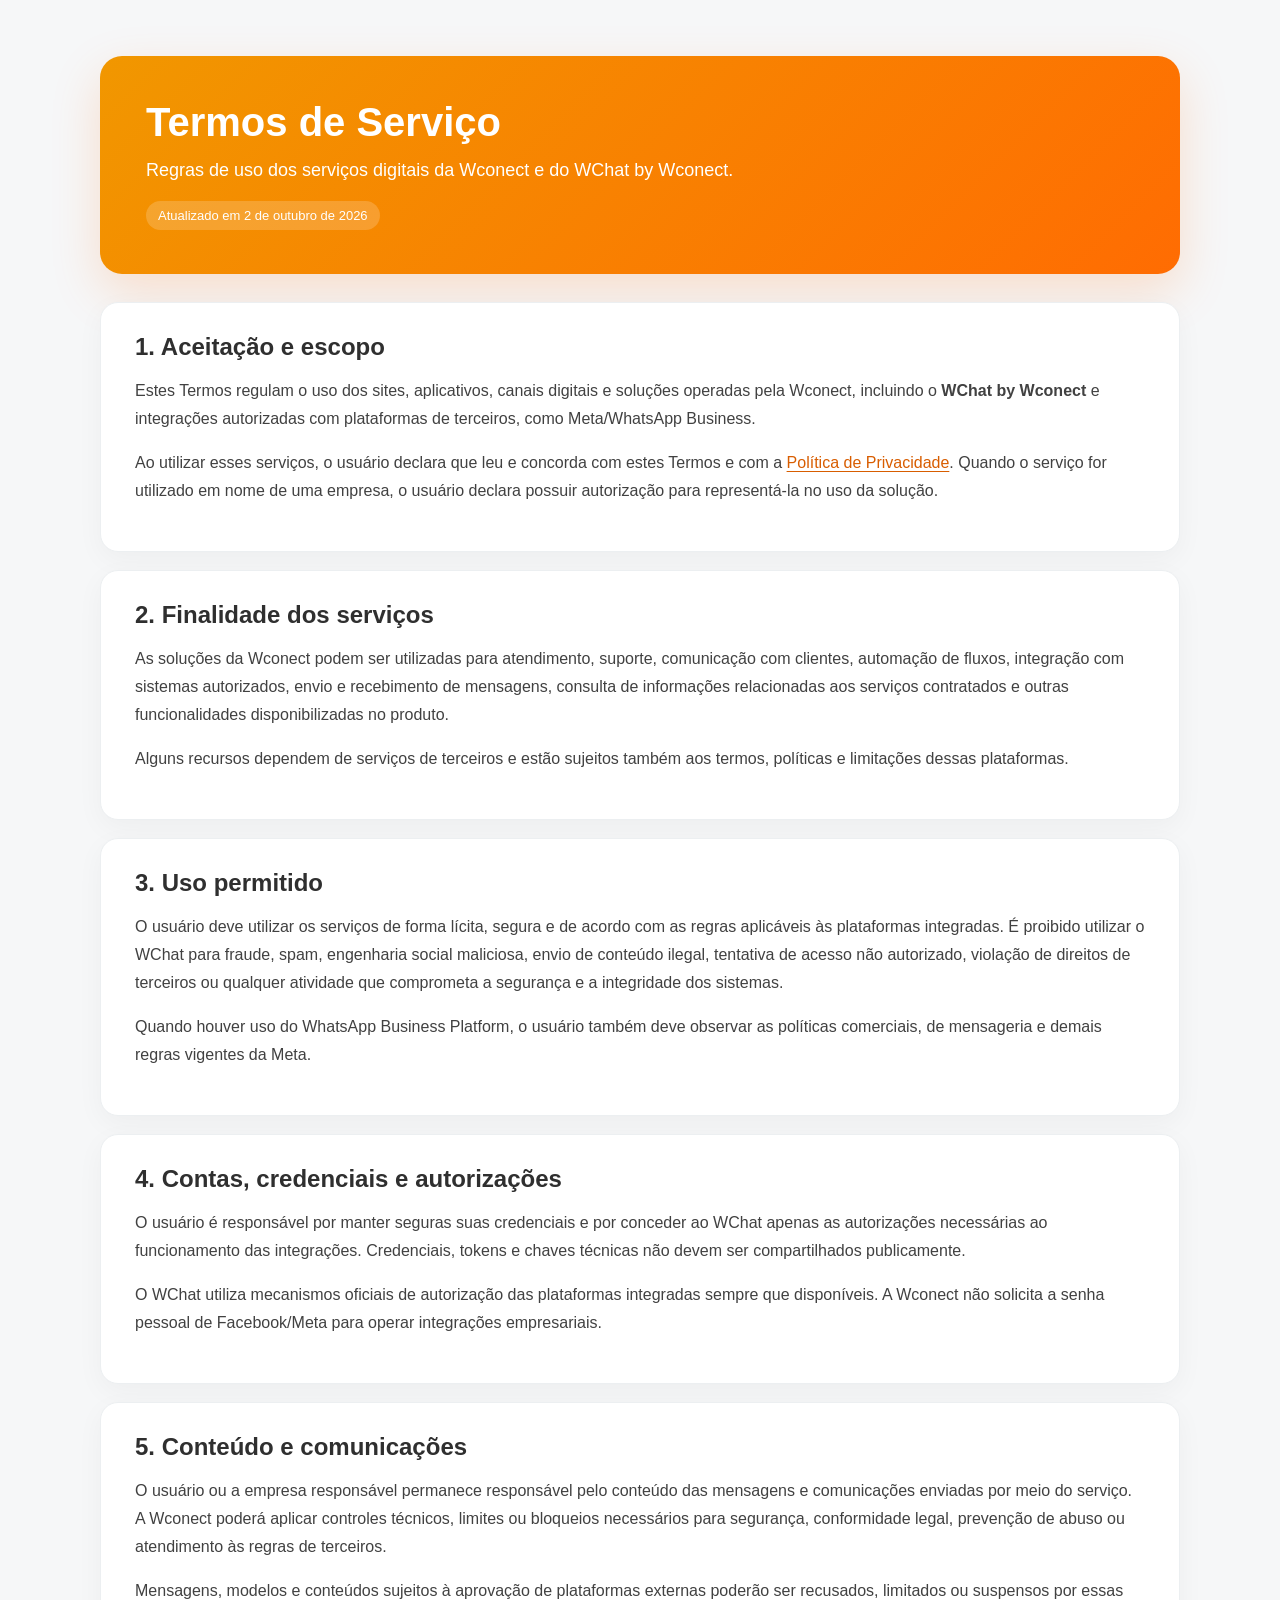
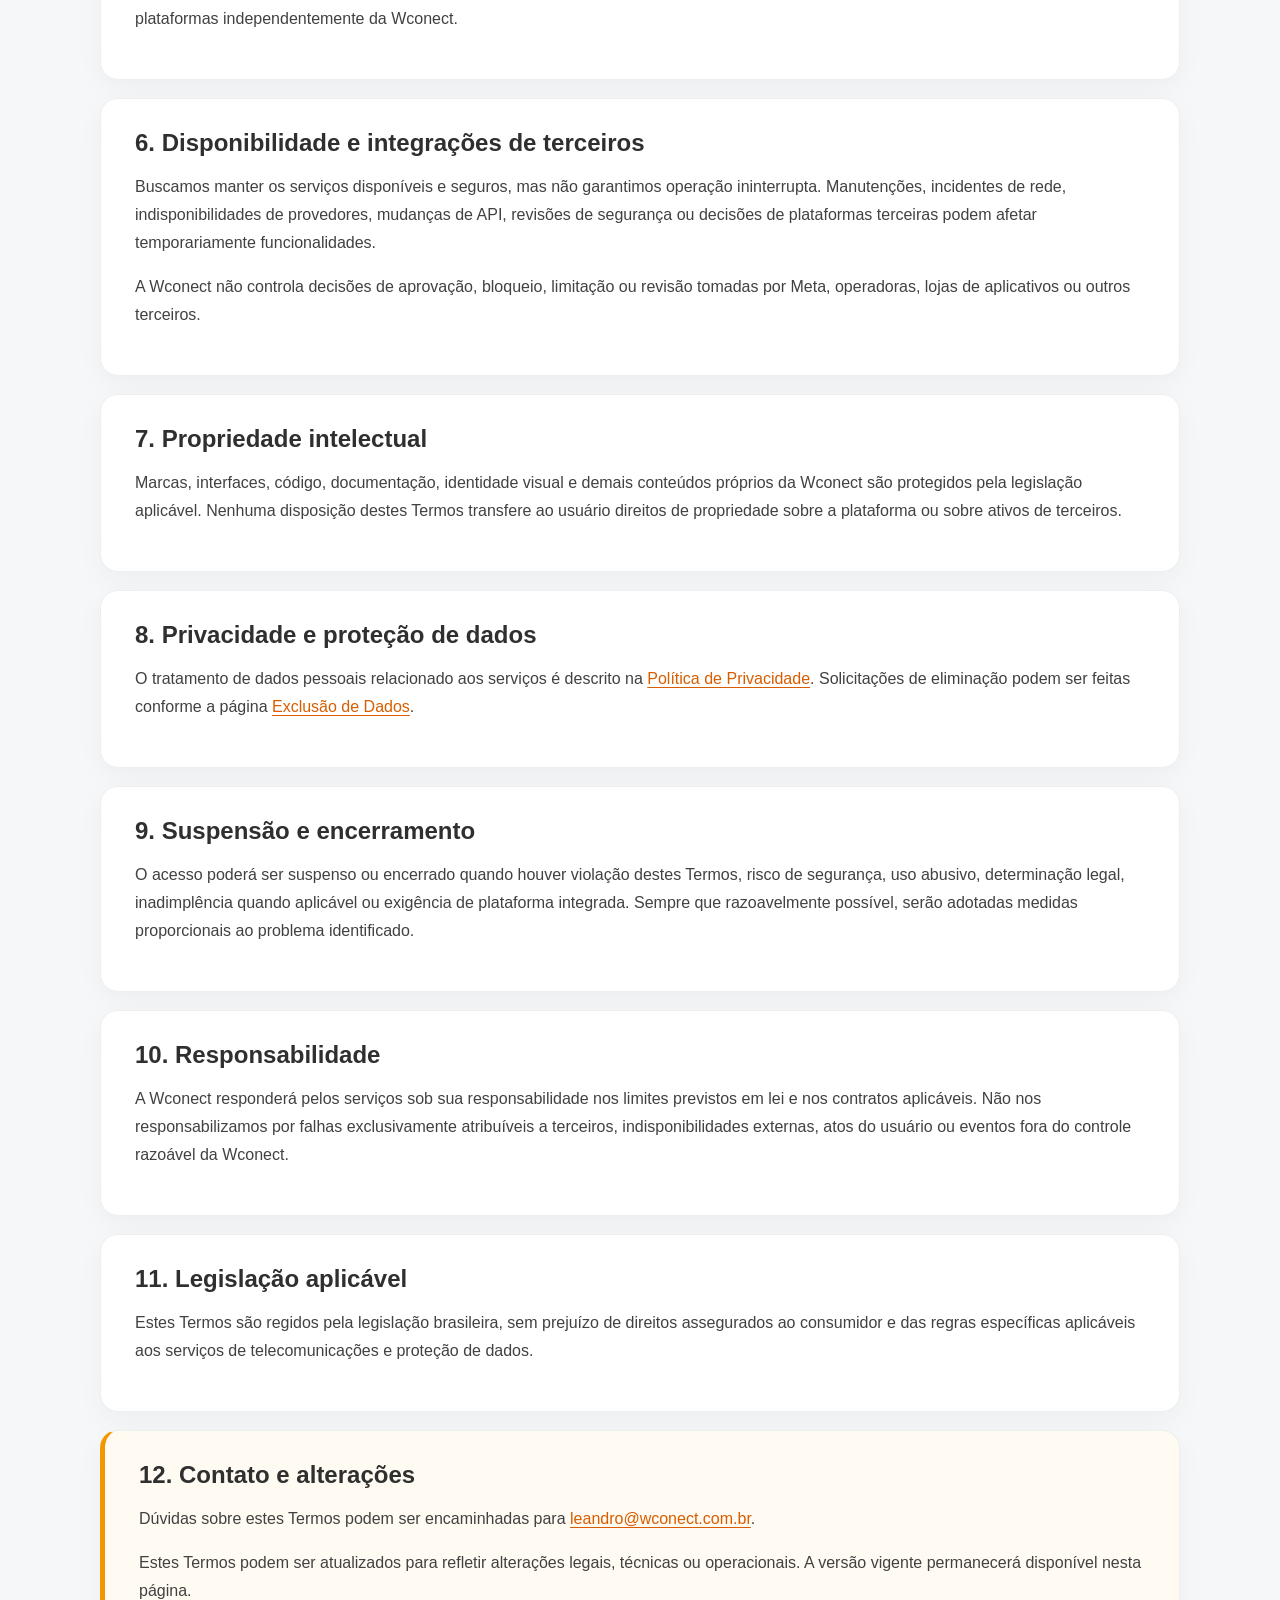
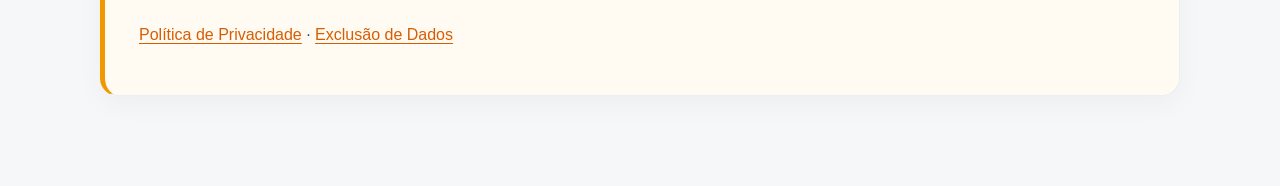
<file: wconect/termos-e-condicoes/index.html>
<!doctype html>
<html lang="pt-BR">
<head>
<meta charset="utf-8">
<meta name="viewport" content="width=device-width, initial-scale=1">
<title>Termos de Servi&#231;o | Wconect</title>
<meta name="description" content="Termos de Servi&#231;o da Wconect e do WChat by Wconect.">
<meta name="robots" content="index,follow">
<link rel="canonical" href="https://pedrosotech.com.br/wconect/termos-e-condicoes/">
<meta property="og:type" content="website">
<meta property="og:locale" content="pt_BR">
<meta property="og:title" content="Termos de Servi&#231;o | Wconect">
<meta property="og:description" content="Termos de Servi&#231;o da Wconect e do WChat by Wconect.">
<meta property="og:url" content="https://pedrosotech.com.br/wconect/termos-e-condicoes/">
<style>
html,body{margin:0;padding:0;background:#f6f7f8}
</style>
</head>
<body>
<style>
.wconect-legal{font-family:Roboto,Arial,sans-serif;background:#f6f7f8;color:#414141;padding:56px 20px 72px}
.wconect-legal *{box-sizing:border-box}
.wconect-legal .wrap{max-width:1080px;margin:0 auto}
.wconect-legal .hero{background:linear-gradient(135deg,#F19700,#FF6C02);color:#fff;padding:44px 46px;border-radius:22px;margin-bottom:28px;box-shadow:0 18px 50px rgba(255,108,2,.18)}
.wconect-legal h1{font-size:40px;line-height:1.1;margin:0 0 12px;font-weight:700;color:#fff}
.wconect-legal .hero p{font-size:18px;line-height:1.6;margin:0;color:#fff}
.wconect-legal .updated{display:inline-block;margin-top:16px;padding:7px 12px;border-radius:999px;background:rgba(255,255,255,.18);font-size:13px}
.wconect-legal .card{background:#fff;border:1px solid #eceff1;border-radius:18px;padding:30px 34px;margin:18px 0;box-shadow:0 8px 28px rgba(0,0,0,.04)}
.wconect-legal h2{font-size:24px;color:#2f2f2f;margin:0 0 14px;font-weight:700}
.wconect-legal h3{font-size:18px;color:#333;margin:22px 0 10px}
.wconect-legal p,.wconect-legal li{font-size:16px;line-height:1.75}
.wconect-legal ul,.wconect-legal ol{padding-left:22px}
.wconect-legal a{color:#D85D00;text-decoration:underline;text-underline-offset:3px}
.wconect-legal .contact{border-left:5px solid #F19700;background:#fffaf2}
.wconect-legal .note{background:#fff7ea;border:1px solid #ffe0ad;border-radius:14px;padding:18px 20px}
@media(max-width:720px){.wconect-legal{padding:28px 14px 48px}.wconect-legal .hero{padding:30px 24px;border-radius:18px}.wconect-legal h1{font-size:31px}.wconect-legal .card{padding:24px 20px}}
</style><main class="wconect-legal"><div class="wrap"><section class="hero"><h1>Termos de Serviço</h1><p>Regras de uso dos serviços digitais da Wconect e do WChat by Wconect.</p><span class="updated">Atualizado em 2 de outubro de 2026</span></section><section class="card">
<h2>1. Aceitação e escopo</h2>
<p>Estes Termos regulam o uso dos sites, aplicativos, canais digitais e soluções operadas pela Wconect, incluindo o <strong>WChat by Wconect</strong> e integrações autorizadas com plataformas de terceiros, como Meta/WhatsApp Business.</p>
<p>Ao utilizar esses serviços, o usuário declara que leu e concorda com estes Termos e com a <a href="/wconect/politica-privacidade/">Política de Privacidade</a>. Quando o serviço for utilizado em nome de uma empresa, o usuário declara possuir autorização para representá-la no uso da solução.</p>
</section>
<section class="card">
<h2>2. Finalidade dos serviços</h2>
<p>As soluções da Wconect podem ser utilizadas para atendimento, suporte, comunicação com clientes, automação de fluxos, integração com sistemas autorizados, envio e recebimento de mensagens, consulta de informações relacionadas aos serviços contratados e outras funcionalidades disponibilizadas no produto.</p>
<p>Alguns recursos dependem de serviços de terceiros e estão sujeitos também aos termos, políticas e limitações dessas plataformas.</p>
</section>
<section class="card">
<h2>3. Uso permitido</h2>
<p>O usuário deve utilizar os serviços de forma lícita, segura e de acordo com as regras aplicáveis às plataformas integradas. É proibido utilizar o WChat para fraude, spam, engenharia social maliciosa, envio de conteúdo ilegal, tentativa de acesso não autorizado, violação de direitos de terceiros ou qualquer atividade que comprometa a segurança e a integridade dos sistemas.</p>
<p>Quando houver uso do WhatsApp Business Platform, o usuário também deve observar as políticas comerciais, de mensageria e demais regras vigentes da Meta.</p>
</section><section class="card">
<h2>4. Contas, credenciais e autorizações</h2>
<p>O usuário é responsável por manter seguras suas credenciais e por conceder ao WChat apenas as autorizações necessárias ao funcionamento das integrações. Credenciais, tokens e chaves técnicas não devem ser compartilhados publicamente.</p>
<p>O WChat utiliza mecanismos oficiais de autorização das plataformas integradas sempre que disponíveis. A Wconect não solicita a senha pessoal de Facebook/Meta para operar integrações empresariais.</p>
</section>
<section class="card">
<h2>5. Conteúdo e comunicações</h2>
<p>O usuário ou a empresa responsável permanece responsável pelo conteúdo das mensagens e comunicações enviadas por meio do serviço. A Wconect poderá aplicar controles técnicos, limites ou bloqueios necessários para segurança, conformidade legal, prevenção de abuso ou atendimento às regras de terceiros.</p>
<p>Mensagens, modelos e conteúdos sujeitos à aprovação de plataformas externas poderão ser recusados, limitados ou suspensos por essas plataformas independentemente da Wconect.</p>
</section>
<section class="card">
<h2>6. Disponibilidade e integrações de terceiros</h2>
<p>Buscamos manter os serviços disponíveis e seguros, mas não garantimos operação ininterrupta. Manutenções, incidentes de rede, indisponibilidades de provedores, mudanças de API, revisões de segurança ou decisões de plataformas terceiras podem afetar temporariamente funcionalidades.</p>
<p>A Wconect não controla decisões de aprovação, bloqueio, limitação ou revisão tomadas por Meta, operadoras, lojas de aplicativos ou outros terceiros.</p>
</section>
<section class="card">
<h2>7. Propriedade intelectual</h2>
<p>Marcas, interfaces, código, documentação, identidade visual e demais conteúdos próprios da Wconect são protegidos pela legislação aplicável. Nenhuma disposição destes Termos transfere ao usuário direitos de propriedade sobre a plataforma ou sobre ativos de terceiros.</p>
</section><section class="card">
<h2>8. Privacidade e proteção de dados</h2>
<p>O tratamento de dados pessoais relacionado aos serviços é descrito na <a href="/wconect/politica-privacidade/">Política de Privacidade</a>. Solicitações de eliminação podem ser feitas conforme a página <a href="/wconect/exclusao-de-dados/">Exclusão de Dados</a>.</p>
</section>
<section class="card">
<h2>9. Suspensão e encerramento</h2>
<p>O acesso poderá ser suspenso ou encerrado quando houver violação destes Termos, risco de segurança, uso abusivo, determinação legal, inadimplência quando aplicável ou exigência de plataforma integrada. Sempre que razoavelmente possível, serão adotadas medidas proporcionais ao problema identificado.</p>
</section>
<section class="card">
<h2>10. Responsabilidade</h2>
<p>A Wconect responderá pelos serviços sob sua responsabilidade nos limites previstos em lei e nos contratos aplicáveis. Não nos responsabilizamos por falhas exclusivamente atribuíveis a terceiros, indisponibilidades externas, atos do usuário ou eventos fora do controle razoável da Wconect.</p>
</section>
<section class="card">
<h2>11. Legislação aplicável</h2>
<p>Estes Termos são regidos pela legislação brasileira, sem prejuízo de direitos assegurados ao consumidor e das regras específicas aplicáveis aos serviços de telecomunicações e proteção de dados.</p>
</section>
<section class="card contact">
<h2>12. Contato e alterações</h2>
<p>Dúvidas sobre estes Termos podem ser encaminhadas para <a href="mailto:leandro@wconect.com.br">leandro@wconect.com.br</a>.</p>
<p>Estes Termos podem ser atualizados para refletir alterações legais, técnicas ou operacionais. A versão vigente permanecerá disponível nesta página.</p>
<p><a href="/wconect/politica-privacidade/">Política de Privacidade</a> · <a href="/wconect/exclusao-de-dados/">Exclusão de Dados</a></p>
</section></div></main>
</body>
</html>
</file>
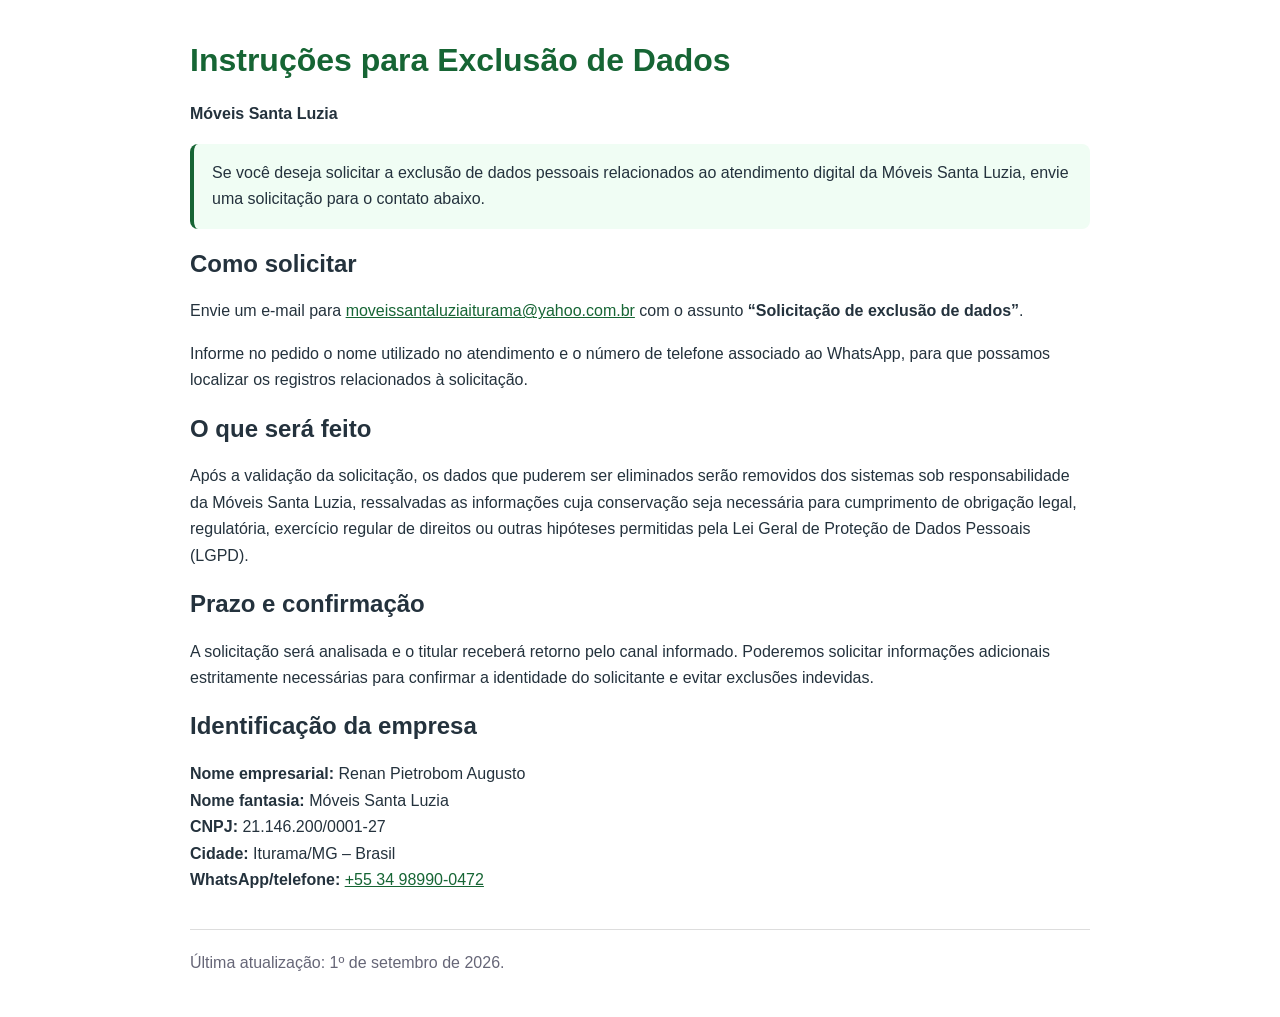
<file: moveis-santa-luzia-exclusao-dados.html>
<!DOCTYPE html>
<html lang="pt-BR">
<head>
  <meta charset="UTF-8">
  <meta name="viewport" content="width=device-width, initial-scale=1.0">
  <title>Exclusão de Dados | Móveis Santa Luzia</title>
  <style>
    body{font-family:-apple-system,BlinkMacSystemFont,"Segoe UI",Roboto,Arial,sans-serif;max-width:900px;margin:40px auto;padding:0 20px;line-height:1.65;color:#24323d}h1,h2{line-height:1.25}h1{color:#166534}a{color:#166534}.box{background:#f0fdf4;border-left:4px solid #166534;padding:16px 18px;border-radius:8px}footer{margin-top:36px;padding-top:20px;border-top:1px solid #ddd;color:#667}
  </style>
</head>
<body>
  <h1>Instruções para Exclusão de Dados</h1>
  <p><strong>Móveis Santa Luzia</strong></p>

  <div class="box">
    Se você deseja solicitar a exclusão de dados pessoais relacionados ao atendimento digital da Móveis Santa Luzia, envie uma solicitação para o contato abaixo.
  </div>

  <h2>Como solicitar</h2>
  <p>Envie um e-mail para <a href="mailto:moveissantaluziaiturama@yahoo.com.br">moveissantaluziaiturama@yahoo.com.br</a> com o assunto <strong>“Solicitação de exclusão de dados”</strong>.</p>
  <p>Informe no pedido o nome utilizado no atendimento e o número de telefone associado ao WhatsApp, para que possamos localizar os registros relacionados à solicitação.</p>

  <h2>O que será feito</h2>
  <p>Após a validação da solicitação, os dados que puderem ser eliminados serão removidos dos sistemas sob responsabilidade da Móveis Santa Luzia, ressalvadas as informações cuja conservação seja necessária para cumprimento de obrigação legal, regulatória, exercício regular de direitos ou outras hipóteses permitidas pela Lei Geral de Proteção de Dados Pessoais (LGPD).</p>

  <h2>Prazo e confirmação</h2>
  <p>A solicitação será analisada e o titular receberá retorno pelo canal informado. Poderemos solicitar informações adicionais estritamente necessárias para confirmar a identidade do solicitante e evitar exclusões indevidas.</p>

  <h2>Identificação da empresa</h2>
  <p><strong>Nome empresarial:</strong> Renan Pietrobom Augusto<br>
  <strong>Nome fantasia:</strong> Móveis Santa Luzia<br>
  <strong>CNPJ:</strong> 21.146.200/0001-27<br>
  <strong>Cidade:</strong> Iturama/MG – Brasil<br>
  <strong>WhatsApp/telefone:</strong> <a href="tel:+553498990472">+55 34 98990-0472</a></p>

  <footer>Última atualização: 1º de setembro de 2026.</footer>
</body>
</html>
</file>
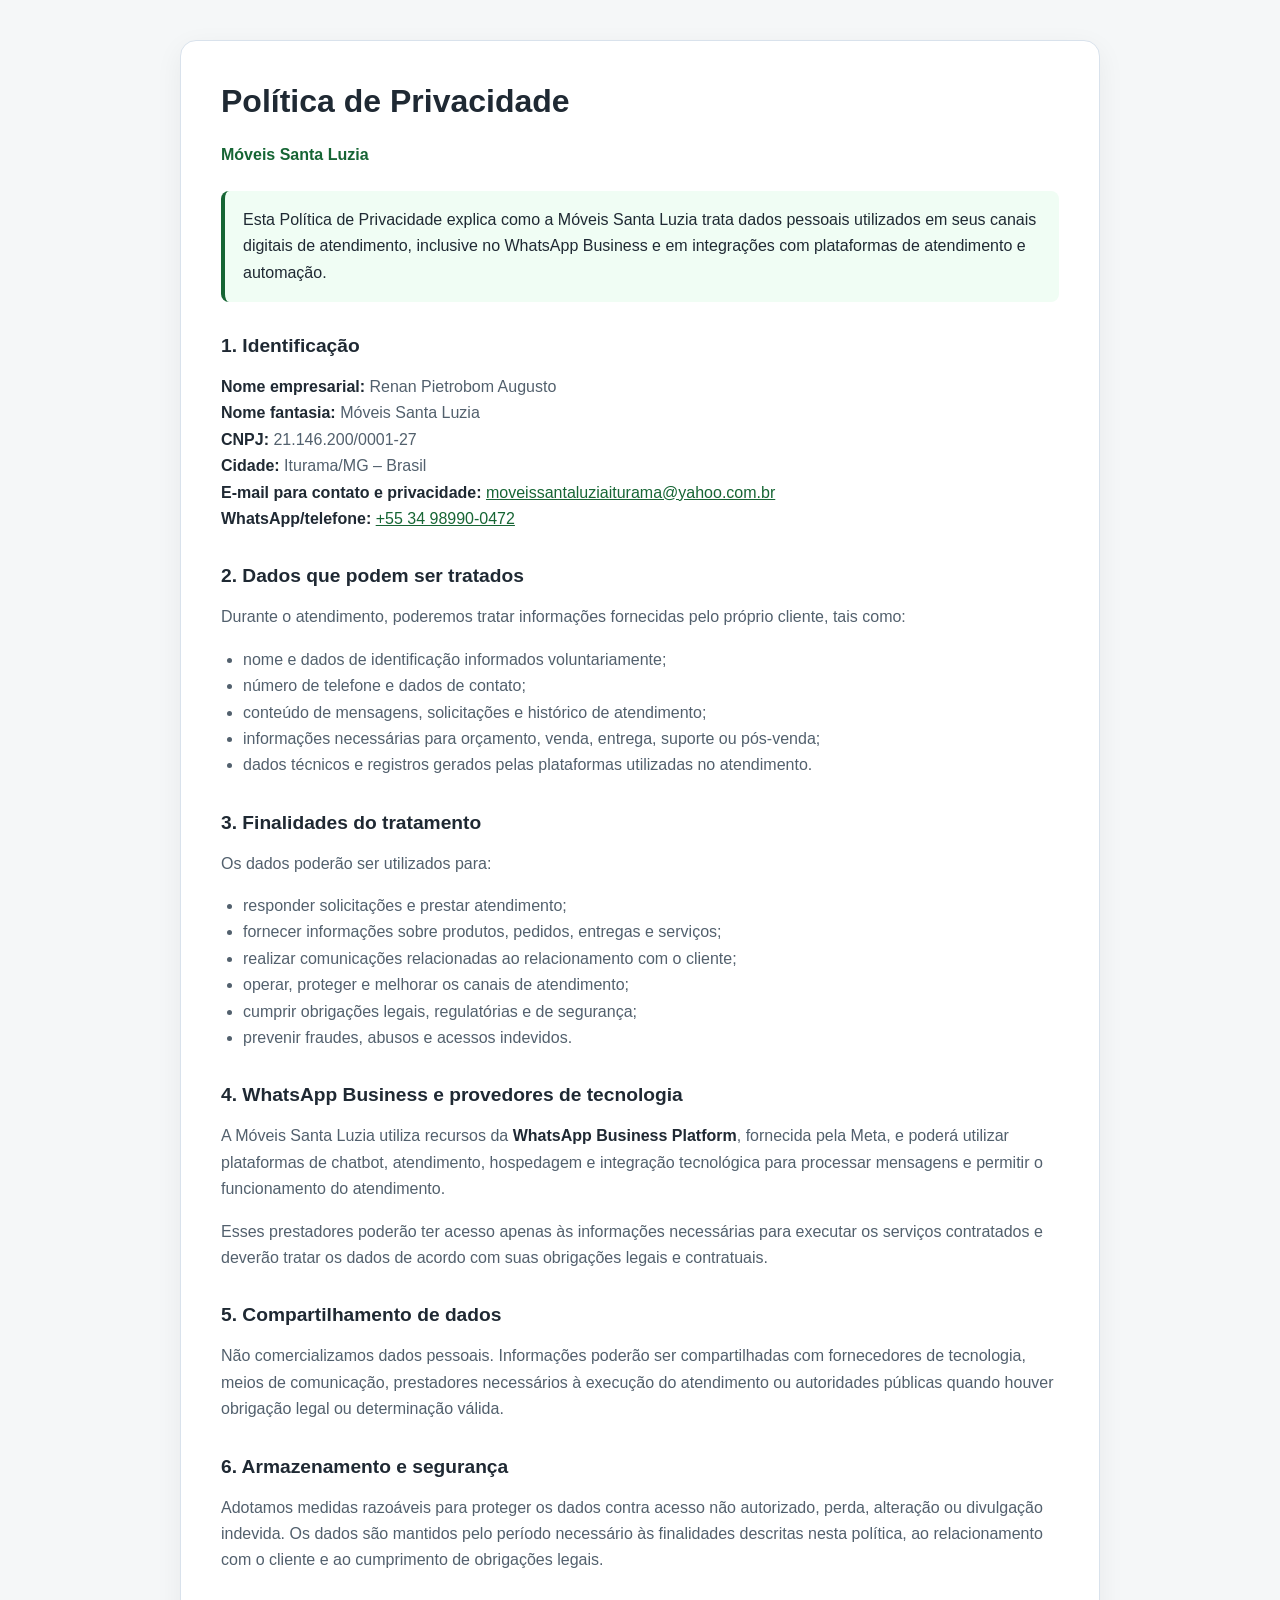
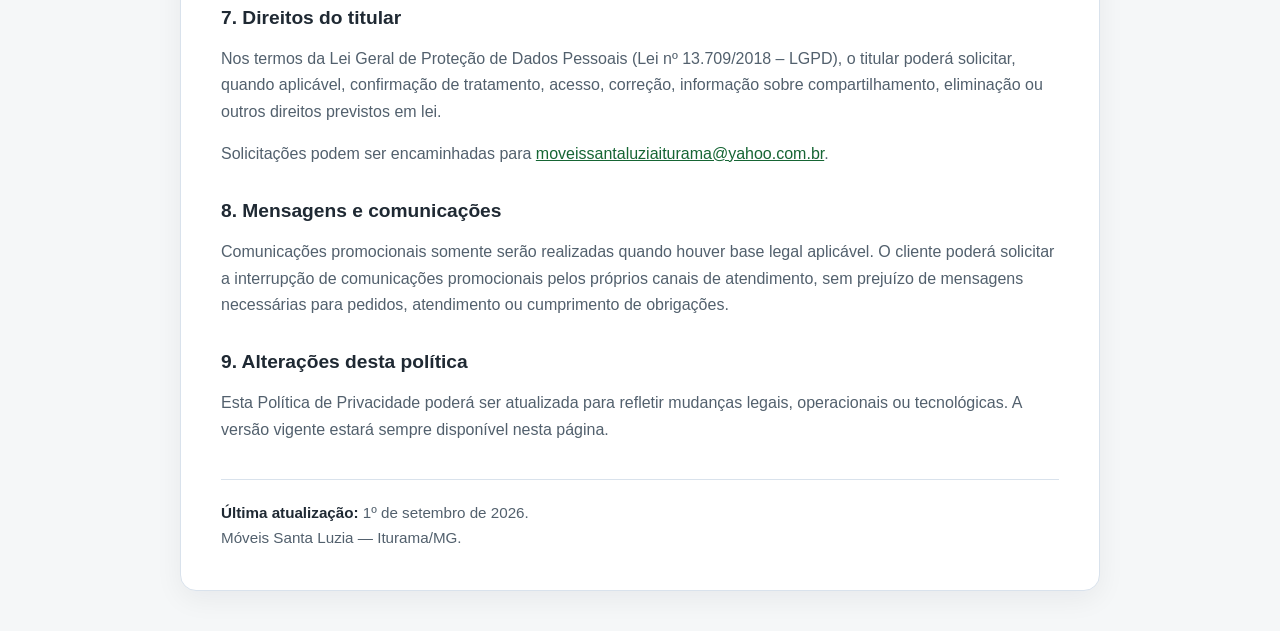
<file: moveis-santa-luzia-privacidade.html>
<!DOCTYPE html>
<html lang="pt-BR">
<head>
  <meta charset="UTF-8">
  <meta name="viewport" content="width=device-width, initial-scale=1.0">
  <meta name="robots" content="index,follow">
  <title>Política de Privacidade | Móveis Santa Luzia</title>
  <meta name="description" content="Política de Privacidade da Móveis Santa Luzia para atendimento digital e WhatsApp Business.">
  <style>
    :root {
      color-scheme: light;
      --bg: #f5f7f8;
      --card: #ffffff;
      --text: #1f2933;
      --muted: #52606d;
      --line: #d9e2ec;
      --accent: #166534;
    }
    * { box-sizing: border-box; }
    body {
      margin: 0;
      font-family: -apple-system, BlinkMacSystemFont, "Segoe UI", Roboto, Arial, sans-serif;
      background: var(--bg);
      color: var(--text);
      line-height: 1.65;
    }
    main {
      width: min(920px, calc(100% - 32px));
      margin: 40px auto;
      background: var(--card);
      border: 1px solid var(--line);
      border-radius: 16px;
      padding: 40px;
      box-shadow: 0 8px 28px rgba(15, 23, 42, 0.06);
    }
    h1, h2 { line-height: 1.25; }
    h1 { margin-top: 0; font-size: 2rem; }
    h2 { margin-top: 32px; font-size: 1.2rem; }
    p, li { color: var(--muted); }
    strong { color: var(--text); }
    .brand { color: var(--accent); font-weight: 700; }
    .summary {
      padding: 16px 18px;
      border-left: 4px solid var(--accent);
      background: #f0fdf4;
      border-radius: 8px;
      margin: 22px 0;
    }
    ul { padding-left: 22px; }
    a { color: var(--accent); }
    footer {
      margin-top: 36px;
      padding-top: 20px;
      border-top: 1px solid var(--line);
      font-size: 0.95rem;
      color: var(--muted);
    }
    @media (max-width: 640px) {
      main { margin: 0; width: 100%; border: 0; border-radius: 0; padding: 24px 20px; }
      h1 { font-size: 1.65rem; }
    }
  </style>
</head>
<body>
  <main>
    <h1>Política de Privacidade</h1>
    <p class="brand">Móveis Santa Luzia</p>

    <div class="summary">
      Esta Política de Privacidade explica como a Móveis Santa Luzia trata dados pessoais utilizados em seus canais digitais de atendimento, inclusive no WhatsApp Business e em integrações com plataformas de atendimento e automação.
    </div>

    <h2>1. Identificação</h2>
    <p>
      <strong>Nome empresarial:</strong> Renan Pietrobom Augusto<br>
      <strong>Nome fantasia:</strong> Móveis Santa Luzia<br>
      <strong>CNPJ:</strong> 21.146.200/0001-27<br>
      <strong>Cidade:</strong> Iturama/MG – Brasil<br>
      <strong>E-mail para contato e privacidade:</strong> <a href="mailto:moveissantaluziaiturama@yahoo.com.br">moveissantaluziaiturama@yahoo.com.br</a><br>
      <strong>WhatsApp/telefone:</strong> <a href="tel:+553498990472">+55 34 98990-0472</a>
    </p>

    <h2>2. Dados que podem ser tratados</h2>
    <p>Durante o atendimento, poderemos tratar informações fornecidas pelo próprio cliente, tais como:</p>
    <ul>
      <li>nome e dados de identificação informados voluntariamente;</li>
      <li>número de telefone e dados de contato;</li>
      <li>conteúdo de mensagens, solicitações e histórico de atendimento;</li>
      <li>informações necessárias para orçamento, venda, entrega, suporte ou pós-venda;</li>
      <li>dados técnicos e registros gerados pelas plataformas utilizadas no atendimento.</li>
    </ul>

    <h2>3. Finalidades do tratamento</h2>
    <p>Os dados poderão ser utilizados para:</p>
    <ul>
      <li>responder solicitações e prestar atendimento;</li>
      <li>fornecer informações sobre produtos, pedidos, entregas e serviços;</li>
      <li>realizar comunicações relacionadas ao relacionamento com o cliente;</li>
      <li>operar, proteger e melhorar os canais de atendimento;</li>
      <li>cumprir obrigações legais, regulatórias e de segurança;</li>
      <li>prevenir fraudes, abusos e acessos indevidos.</li>
    </ul>

    <h2>4. WhatsApp Business e provedores de tecnologia</h2>
    <p>
      A Móveis Santa Luzia utiliza recursos da <strong>WhatsApp Business Platform</strong>, fornecida pela Meta, e poderá utilizar plataformas de chatbot, atendimento, hospedagem e integração tecnológica para processar mensagens e permitir o funcionamento do atendimento.
    </p>
    <p>
      Esses prestadores poderão ter acesso apenas às informações necessárias para executar os serviços contratados e deverão tratar os dados de acordo com suas obrigações legais e contratuais.
    </p>

    <h2>5. Compartilhamento de dados</h2>
    <p>
      Não comercializamos dados pessoais. Informações poderão ser compartilhadas com fornecedores de tecnologia, meios de comunicação, prestadores necessários à execução do atendimento ou autoridades públicas quando houver obrigação legal ou determinação válida.
    </p>

    <h2>6. Armazenamento e segurança</h2>
    <p>
      Adotamos medidas razoáveis para proteger os dados contra acesso não autorizado, perda, alteração ou divulgação indevida. Os dados são mantidos pelo período necessário às finalidades descritas nesta política, ao relacionamento com o cliente e ao cumprimento de obrigações legais.
    </p>

    <h2>7. Direitos do titular</h2>
    <p>
      Nos termos da Lei Geral de Proteção de Dados Pessoais (Lei nº 13.709/2018 – LGPD), o titular poderá solicitar, quando aplicável, confirmação de tratamento, acesso, correção, informação sobre compartilhamento, eliminação ou outros direitos previstos em lei.
    </p>
    <p>
      Solicitações podem ser encaminhadas para <a href="mailto:moveissantaluziaiturama@yahoo.com.br">moveissantaluziaiturama@yahoo.com.br</a>.
    </p>

    <h2>8. Mensagens e comunicações</h2>
    <p>
      Comunicações promocionais somente serão realizadas quando houver base legal aplicável. O cliente poderá solicitar a interrupção de comunicações promocionais pelos próprios canais de atendimento, sem prejuízo de mensagens necessárias para pedidos, atendimento ou cumprimento de obrigações.
    </p>

    <h2>9. Alterações desta política</h2>
    <p>
      Esta Política de Privacidade poderá ser atualizada para refletir mudanças legais, operacionais ou tecnológicas. A versão vigente estará sempre disponível nesta página.
    </p>

    <footer>
      <strong>Última atualização:</strong> 1º de setembro de 2026.<br>
      Móveis Santa Luzia — Iturama/MG.
    </footer>
  </main>
</body>
</html>
</file>
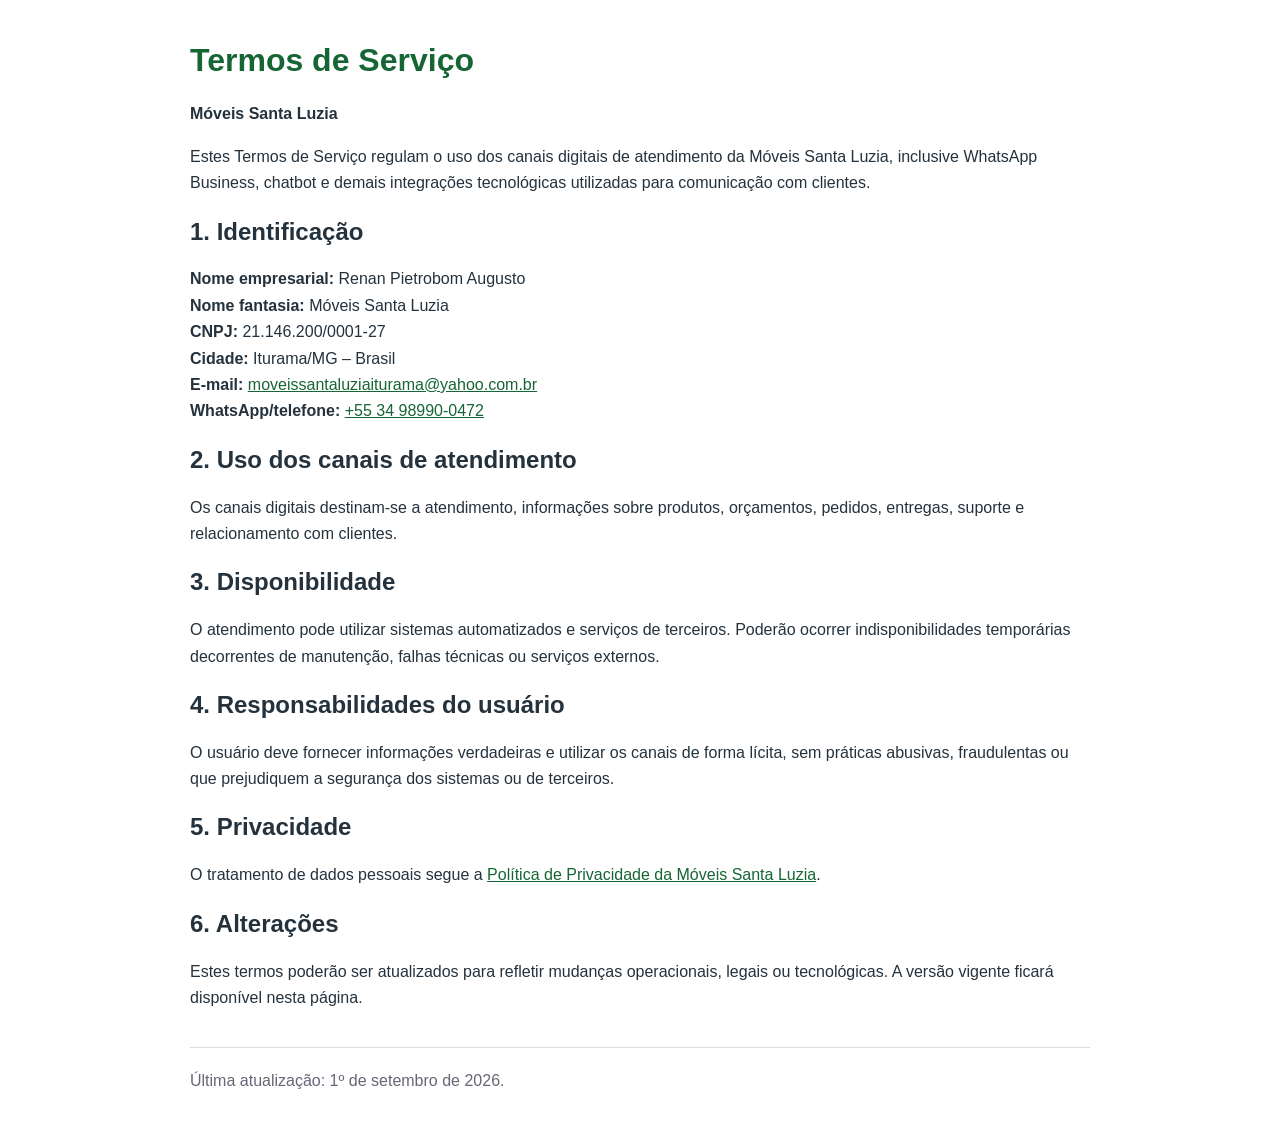
<file: moveis-santa-luzia-termos.html>
<!DOCTYPE html>
<html lang="pt-BR">
<head>
  <meta charset="UTF-8">
  <meta name="viewport" content="width=device-width, initial-scale=1.0">
  <title>Termos de Serviço | Móveis Santa Luzia</title>
  <style>
    body{font-family:-apple-system,BlinkMacSystemFont,"Segoe UI",Roboto,Arial,sans-serif;max-width:900px;margin:40px auto;padding:0 20px;line-height:1.65;color:#24323d}h1,h2{line-height:1.25}h1{color:#166534}a{color:#166534}footer{margin-top:36px;padding-top:20px;border-top:1px solid #ddd;color:#667}
  </style>
</head>
<body>
  <h1>Termos de Serviço</h1>
  <p><strong>Móveis Santa Luzia</strong></p>
  <p>Estes Termos de Serviço regulam o uso dos canais digitais de atendimento da Móveis Santa Luzia, inclusive WhatsApp Business, chatbot e demais integrações tecnológicas utilizadas para comunicação com clientes.</p>

  <h2>1. Identificação</h2>
  <p><strong>Nome empresarial:</strong> Renan Pietrobom Augusto<br>
  <strong>Nome fantasia:</strong> Móveis Santa Luzia<br>
  <strong>CNPJ:</strong> 21.146.200/0001-27<br>
  <strong>Cidade:</strong> Iturama/MG – Brasil<br>
  <strong>E-mail:</strong> <a href="mailto:moveissantaluziaiturama@yahoo.com.br">moveissantaluziaiturama@yahoo.com.br</a><br>
  <strong>WhatsApp/telefone:</strong> <a href="tel:+553498990472">+55 34 98990-0472</a></p>

  <h2>2. Uso dos canais de atendimento</h2>
  <p>Os canais digitais destinam-se a atendimento, informações sobre produtos, orçamentos, pedidos, entregas, suporte e relacionamento com clientes.</p>

  <h2>3. Disponibilidade</h2>
  <p>O atendimento pode utilizar sistemas automatizados e serviços de terceiros. Poderão ocorrer indisponibilidades temporárias decorrentes de manutenção, falhas técnicas ou serviços externos.</p>

  <h2>4. Responsabilidades do usuário</h2>
  <p>O usuário deve fornecer informações verdadeiras e utilizar os canais de forma lícita, sem práticas abusivas, fraudulentas ou que prejudiquem a segurança dos sistemas ou de terceiros.</p>

  <h2>5. Privacidade</h2>
  <p>O tratamento de dados pessoais segue a <a href="https://leopedroso84.github.io/moveis-santa-luzia-privacidade.html">Política de Privacidade da Móveis Santa Luzia</a>.</p>

  <h2>6. Alterações</h2>
  <p>Estes termos poderão ser atualizados para refletir mudanças operacionais, legais ou tecnológicas. A versão vigente ficará disponível nesta página.</p>

  <footer>Última atualização: 1º de setembro de 2026.</footer>
</body>
</html>
</file>
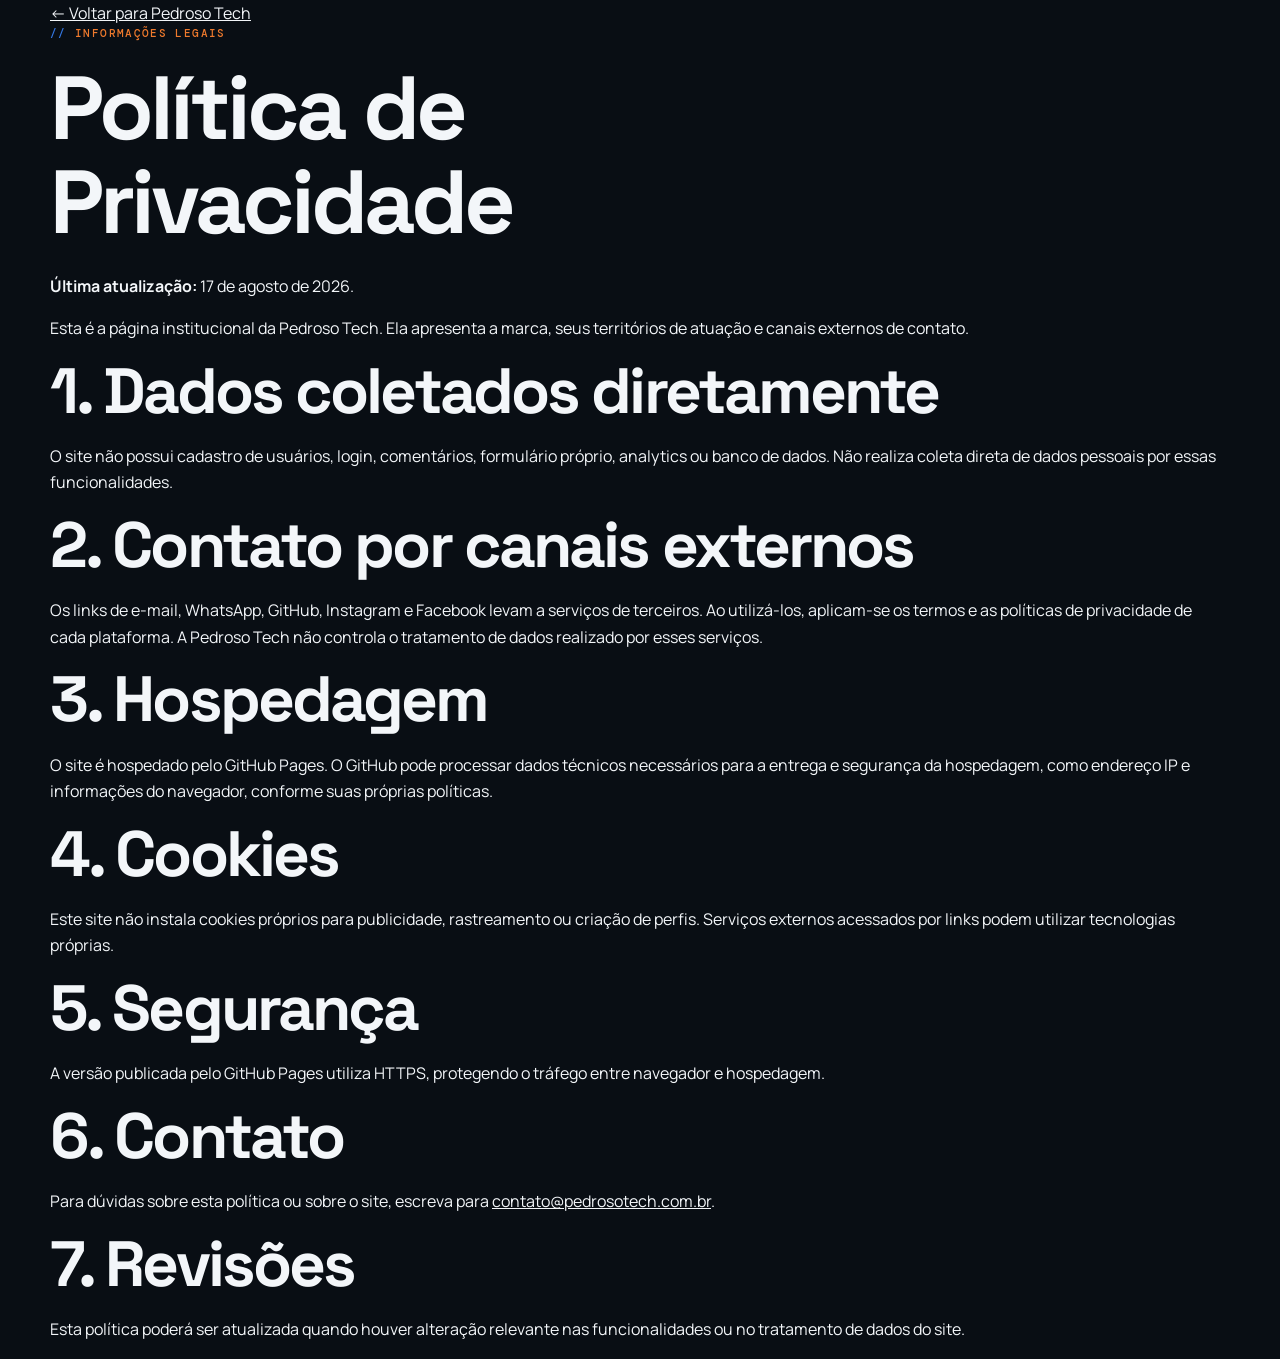
<file: privacidade.html>
<!doctype html><html lang="pt-BR"><head><meta charset="utf-8"><meta name="viewport" content="width=device-width, initial-scale=1"><title>Política de Privacidade | Pedroso Tech</title><meta name="description" content="Política de privacidade da Pedroso Tech."><meta name="theme-color" content="#090E14"><link rel="canonical" href="https://pedrosotech.com.br/privacidade.html"><link rel="icon" href="assets/pedroso-tech-signature.svg" type="image/svg+xml"><link rel="stylesheet" href="styles.css"></head><body class="privacy-page"><header class="privacy-header"><div class="container"><a href="index.html">← Voltar para Pedroso Tech</a></div></header><main class="container"><article class="privacy-content"><p class="eyebrow">INFORMAÇÕES LEGAIS</p><h1>Política de Privacidade</h1><p><strong>Última atualização:</strong> 17 de agosto de 2026.</p><p>Esta é a página institucional da Pedroso Tech. Ela apresenta a marca, seus territórios de atuação e canais externos de contato.</p><h2>1. Dados coletados diretamente</h2><p>O site não possui cadastro de usuários, login, comentários, formulário próprio, analytics ou banco de dados. Não realiza coleta direta de dados pessoais por essas funcionalidades.</p><h2>2. Contato por canais externos</h2><p>Os links de e-mail, WhatsApp, GitHub, Instagram e Facebook levam a serviços de terceiros. Ao utilizá-los, aplicam-se os termos e as políticas de privacidade de cada plataforma. A Pedroso Tech não controla o tratamento de dados realizado por esses serviços.</p><h2>3. Hospedagem</h2><p>O site é hospedado pelo GitHub Pages. O GitHub pode processar dados técnicos necessários para a entrega e segurança da hospedagem, como endereço IP e informações do navegador, conforme suas próprias políticas.</p><h2>4. Cookies</h2><p>Este site não instala cookies próprios para publicidade, rastreamento ou criação de perfis. Serviços externos acessados por links podem utilizar tecnologias próprias.</p><h2>5. Segurança</h2><p>A versão publicada pelo GitHub Pages utiliza HTTPS, protegendo o tráfego entre navegador e hospedagem.</p><h2>6. Contato</h2><p>Para dúvidas sobre esta política ou sobre o site, escreva para <a href="mailto:contato@pedrosotech.com.br">contato@pedrosotech.com.br</a>.</p><h2>7. Revisões</h2><p>Esta política poderá ser atualizada quando houver alteração relevante nas funcionalidades ou no tratamento de dados do site.</p></article></main></body></html>
</file>
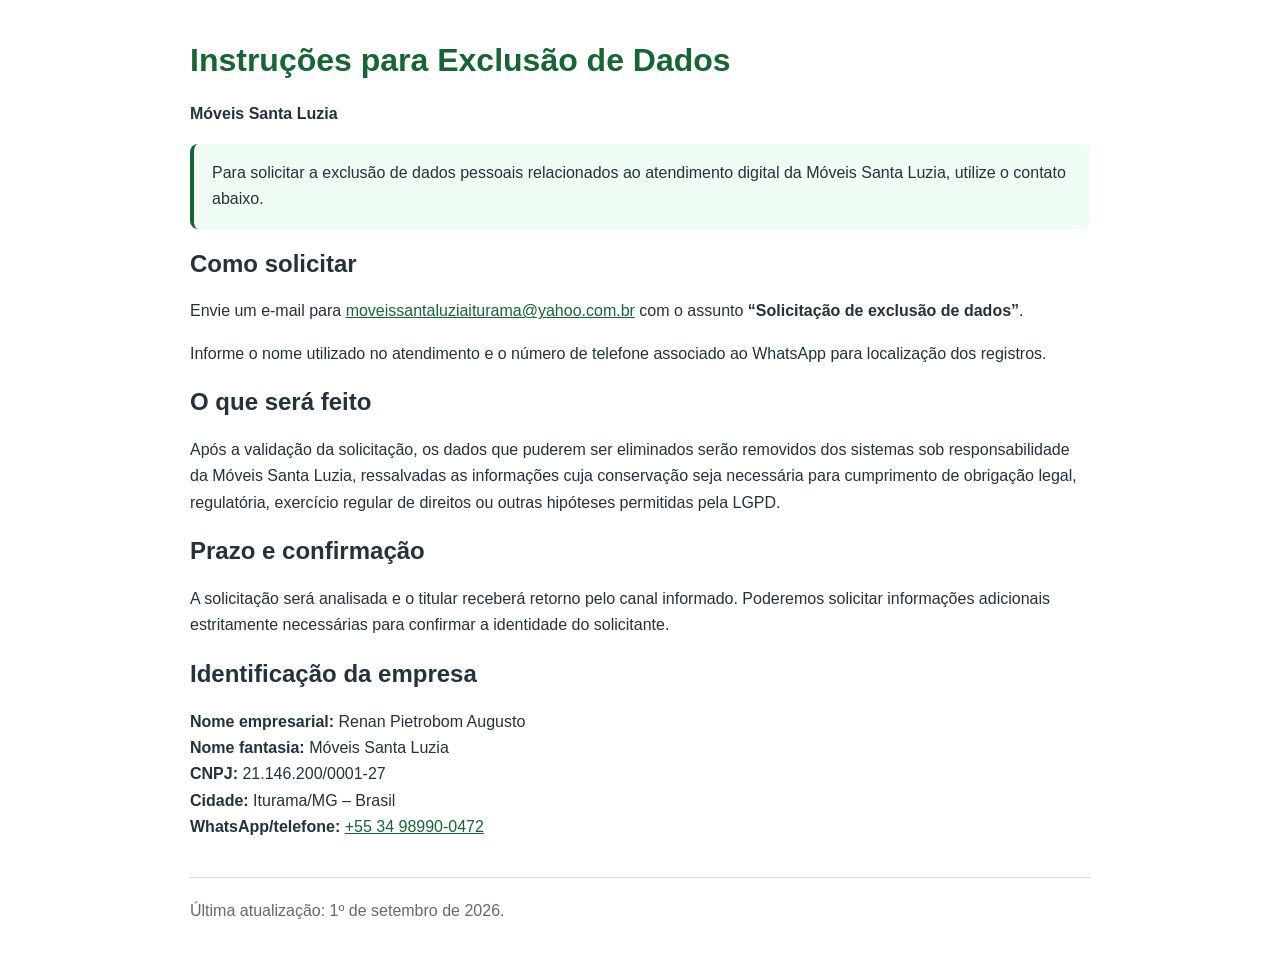
<file: moveis-santa-luzia/exclusao-dados.html>
<!DOCTYPE html>
<html lang="pt-BR">
<head>
  <meta charset="UTF-8">
  <meta name="viewport" content="width=device-width, initial-scale=1.0">
  <title>Exclusão de Dados | Móveis Santa Luzia</title>
  <style>body{font-family:-apple-system,BlinkMacSystemFont,"Segoe UI",Roboto,Arial,sans-serif;max-width:900px;margin:40px auto;padding:0 20px;line-height:1.65;color:#24323d}h1,h2{line-height:1.25}h1{color:#166534}a{color:#166534}.box{background:#f0fdf4;border-left:4px solid #166534;padding:16px 18px;border-radius:8px}footer{margin-top:36px;padding-top:20px;border-top:1px solid #ddd;color:#667}</style>
</head>
<body>
  <h1>Instruções para Exclusão de Dados</h1>
  <p><strong>Móveis Santa Luzia</strong></p>
  <div class="box">Para solicitar a exclusão de dados pessoais relacionados ao atendimento digital da Móveis Santa Luzia, utilize o contato abaixo.</div>
  <h2>Como solicitar</h2>
  <p>Envie um e-mail para <a href="mailto:moveissantaluziaiturama@yahoo.com.br">moveissantaluziaiturama@yahoo.com.br</a> com o assunto <strong>“Solicitação de exclusão de dados”</strong>.</p>
  <p>Informe o nome utilizado no atendimento e o número de telefone associado ao WhatsApp para localização dos registros.</p>
  <h2>O que será feito</h2>
  <p>Após a validação da solicitação, os dados que puderem ser eliminados serão removidos dos sistemas sob responsabilidade da Móveis Santa Luzia, ressalvadas as informações cuja conservação seja necessária para cumprimento de obrigação legal, regulatória, exercício regular de direitos ou outras hipóteses permitidas pela LGPD.</p>
  <h2>Prazo e confirmação</h2>
  <p>A solicitação será analisada e o titular receberá retorno pelo canal informado. Poderemos solicitar informações adicionais estritamente necessárias para confirmar a identidade do solicitante.</p>
  <h2>Identificação da empresa</h2>
  <p><strong>Nome empresarial:</strong> Renan Pietrobom Augusto<br><strong>Nome fantasia:</strong> Móveis Santa Luzia<br><strong>CNPJ:</strong> 21.146.200/0001-27<br><strong>Cidade:</strong> Iturama/MG – Brasil<br><strong>WhatsApp/telefone:</strong> <a href="tel:+553498990472">+55 34 98990-0472</a></p>
  <footer>Última atualização: 1º de setembro de 2026.</footer>
</body>
</html>
</file>
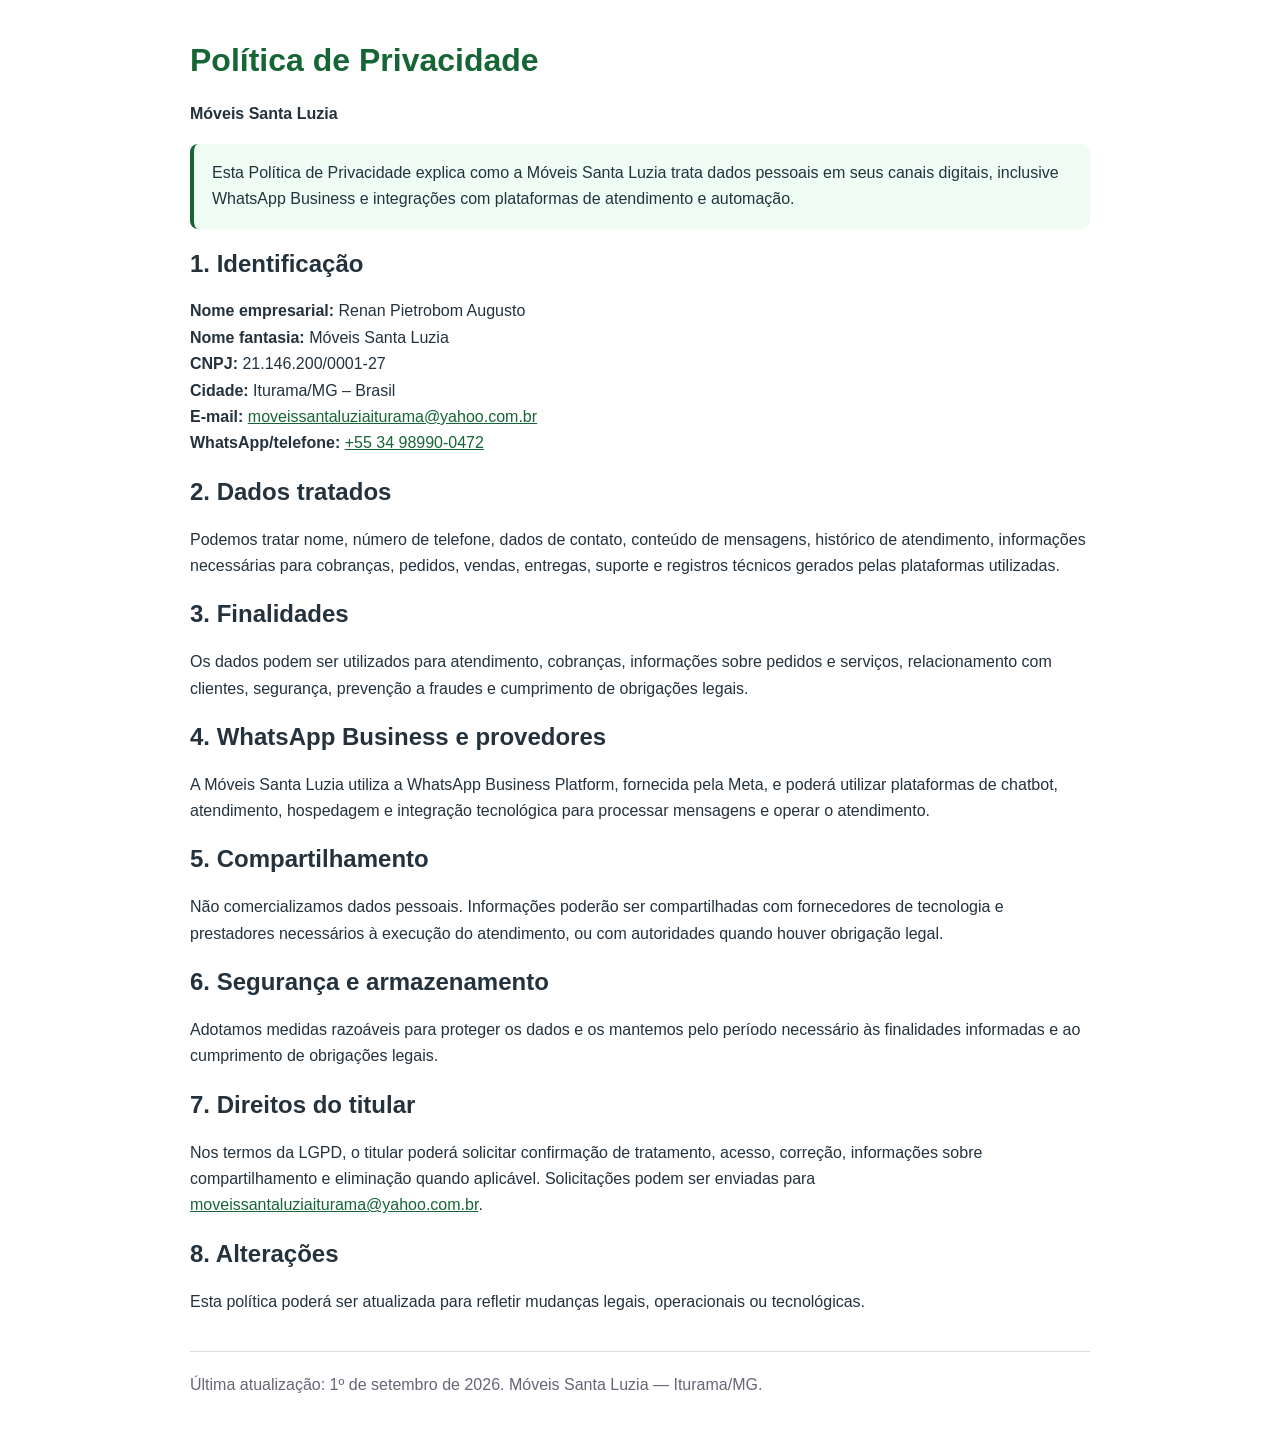
<file: moveis-santa-luzia/privacidade.html>
<!DOCTYPE html>
<html lang="pt-BR">
<head>
  <meta charset="UTF-8">
  <meta name="viewport" content="width=device-width, initial-scale=1.0">
  <meta name="robots" content="index,follow">
  <title>Política de Privacidade | Móveis Santa Luzia</title>
  <style>body{font-family:-apple-system,BlinkMacSystemFont,"Segoe UI",Roboto,Arial,sans-serif;max-width:900px;margin:40px auto;padding:0 20px;line-height:1.65;color:#24323d}h1,h2{line-height:1.25}h1{color:#166534}a{color:#166534}.box{background:#f0fdf4;border-left:4px solid #166534;padding:16px 18px;border-radius:8px}footer{margin-top:36px;padding-top:20px;border-top:1px solid #ddd;color:#667}</style>
</head>
<body>
  <h1>Política de Privacidade</h1>
  <p><strong>Móveis Santa Luzia</strong></p>
  <div class="box">Esta Política de Privacidade explica como a Móveis Santa Luzia trata dados pessoais em seus canais digitais, inclusive WhatsApp Business e integrações com plataformas de atendimento e automação.</div>
  <h2>1. Identificação</h2>
  <p><strong>Nome empresarial:</strong> Renan Pietrobom Augusto<br><strong>Nome fantasia:</strong> Móveis Santa Luzia<br><strong>CNPJ:</strong> 21.146.200/0001-27<br><strong>Cidade:</strong> Iturama/MG – Brasil<br><strong>E-mail:</strong> <a href="mailto:moveissantaluziaiturama@yahoo.com.br">moveissantaluziaiturama@yahoo.com.br</a><br><strong>WhatsApp/telefone:</strong> <a href="tel:+553498990472">+55 34 98990-0472</a></p>
  <h2>2. Dados tratados</h2>
  <p>Podemos tratar nome, número de telefone, dados de contato, conteúdo de mensagens, histórico de atendimento, informações necessárias para cobranças, pedidos, vendas, entregas, suporte e registros técnicos gerados pelas plataformas utilizadas.</p>
  <h2>3. Finalidades</h2>
  <p>Os dados podem ser utilizados para atendimento, cobranças, informações sobre pedidos e serviços, relacionamento com clientes, segurança, prevenção a fraudes e cumprimento de obrigações legais.</p>
  <h2>4. WhatsApp Business e provedores</h2>
  <p>A Móveis Santa Luzia utiliza a WhatsApp Business Platform, fornecida pela Meta, e poderá utilizar plataformas de chatbot, atendimento, hospedagem e integração tecnológica para processar mensagens e operar o atendimento.</p>
  <h2>5. Compartilhamento</h2>
  <p>Não comercializamos dados pessoais. Informações poderão ser compartilhadas com fornecedores de tecnologia e prestadores necessários à execução do atendimento, ou com autoridades quando houver obrigação legal.</p>
  <h2>6. Segurança e armazenamento</h2>
  <p>Adotamos medidas razoáveis para proteger os dados e os mantemos pelo período necessário às finalidades informadas e ao cumprimento de obrigações legais.</p>
  <h2>7. Direitos do titular</h2>
  <p>Nos termos da LGPD, o titular poderá solicitar confirmação de tratamento, acesso, correção, informações sobre compartilhamento e eliminação quando aplicável. Solicitações podem ser enviadas para <a href="mailto:moveissantaluziaiturama@yahoo.com.br">moveissantaluziaiturama@yahoo.com.br</a>.</p>
  <h2>8. Alterações</h2>
  <p>Esta política poderá ser atualizada para refletir mudanças legais, operacionais ou tecnológicas.</p>
  <footer>Última atualização: 1º de setembro de 2026. Móveis Santa Luzia — Iturama/MG.</footer>
</body>
</html>
</file>
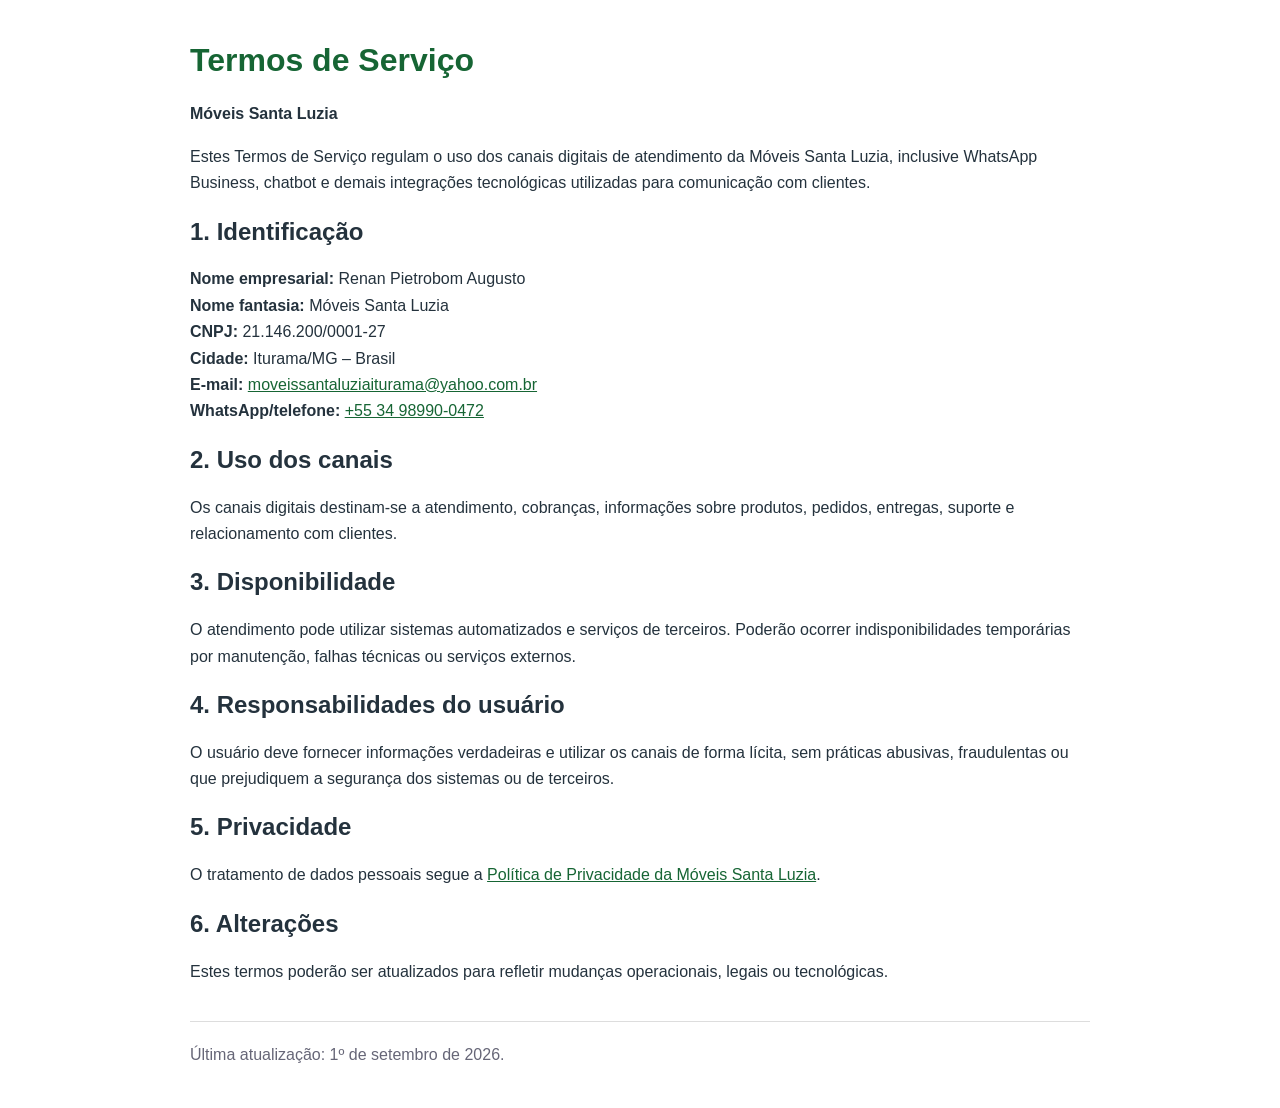
<file: moveis-santa-luzia/termos.html>
<!DOCTYPE html>
<html lang="pt-BR">
<head>
  <meta charset="UTF-8">
  <meta name="viewport" content="width=device-width, initial-scale=1.0">
  <title>Termos de Serviço | Móveis Santa Luzia</title>
  <style>body{font-family:-apple-system,BlinkMacSystemFont,"Segoe UI",Roboto,Arial,sans-serif;max-width:900px;margin:40px auto;padding:0 20px;line-height:1.65;color:#24323d}h1,h2{line-height:1.25}h1{color:#166534}a{color:#166534}footer{margin-top:36px;padding-top:20px;border-top:1px solid #ddd;color:#667}</style>
</head>
<body>
  <h1>Termos de Serviço</h1>
  <p><strong>Móveis Santa Luzia</strong></p>
  <p>Estes Termos de Serviço regulam o uso dos canais digitais de atendimento da Móveis Santa Luzia, inclusive WhatsApp Business, chatbot e demais integrações tecnológicas utilizadas para comunicação com clientes.</p>
  <h2>1. Identificação</h2>
  <p><strong>Nome empresarial:</strong> Renan Pietrobom Augusto<br><strong>Nome fantasia:</strong> Móveis Santa Luzia<br><strong>CNPJ:</strong> 21.146.200/0001-27<br><strong>Cidade:</strong> Iturama/MG – Brasil<br><strong>E-mail:</strong> <a href="mailto:moveissantaluziaiturama@yahoo.com.br">moveissantaluziaiturama@yahoo.com.br</a><br><strong>WhatsApp/telefone:</strong> <a href="tel:+553498990472">+55 34 98990-0472</a></p>
  <h2>2. Uso dos canais</h2>
  <p>Os canais digitais destinam-se a atendimento, cobranças, informações sobre produtos, pedidos, entregas, suporte e relacionamento com clientes.</p>
  <h2>3. Disponibilidade</h2>
  <p>O atendimento pode utilizar sistemas automatizados e serviços de terceiros. Poderão ocorrer indisponibilidades temporárias por manutenção, falhas técnicas ou serviços externos.</p>
  <h2>4. Responsabilidades do usuário</h2>
  <p>O usuário deve fornecer informações verdadeiras e utilizar os canais de forma lícita, sem práticas abusivas, fraudulentas ou que prejudiquem a segurança dos sistemas ou de terceiros.</p>
  <h2>5. Privacidade</h2>
  <p>O tratamento de dados pessoais segue a <a href="https://pedrosotech.com.br/moveis-santa-luzia/privacidade.html">Política de Privacidade da Móveis Santa Luzia</a>.</p>
  <h2>6. Alterações</h2>
  <p>Estes termos poderão ser atualizados para refletir mudanças operacionais, legais ou tecnológicas.</p>
  <footer>Última atualização: 1º de setembro de 2026.</footer>
</body>
</html>
</file>
<file: styles.css>
@import url('https://fonts.googleapis.com/css2?family=DM+Mono:wght@400;500&family=Manrope:wght@400;500;600;700;800&family=Space+Grotesk:wght@500;600;700&display=swap');
:root{--g:#090E14;--s:#111923;--w:#F3F6F9;--gray:#9AA7B4;--blue:#3478E5;--orange:#EF7A2D;--line:rgba(243,246,249,.13);--c:1180px}*{box-sizing:border-box}html{scroll-behavior:smooth}body{margin:0;color:var(--w);background:var(--g);font:400 16px/1.65 Manrope,system-ui,sans-serif}img{display:block;max-width:100%}a{color:inherit}.container{width:min(var(--c),calc(100% - 48px));margin:auto}.sr-only{position:absolute;width:1px;height:1px;overflow:hidden;clip:rect(0 0 0 0)}.skip-link{position:fixed;z-index:100;top:-60px;left:16px;padding:9px 15px;background:var(--w);color:var(--g);border-radius:6px;font-weight:800}.skip-link:focus{top:16px}a:focus-visible,button:focus-visible{outline:3px solid var(--orange);outline-offset:4px}.header{position:fixed;z-index:20;inset:0 0 auto;height:78px;border-bottom:1px solid var(--line);background:rgba(9,14,20,.86);backdrop-filter:blur(16px)}.header-inner{height:100%;display:flex;align-items:center;justify-content:space-between}.brand img{width:205px}.nav{display:flex;gap:23px;align-items:center}.nav a{font-size:.78rem;font-weight:800;text-decoration:none;color:#d8e1eb}.nav a:hover{color:var(--orange)}.nav-cta{padding:8px 13px;border:1px solid rgba(52,120,229,.65);border-radius:5px}.menu-toggle{display:none;width:42px;height:42px;padding:8px;border:1px solid var(--line);border-radius:7px;background:transparent}.menu-toggle span:not(.sr-only){display:block;height:2px;margin:5px 0;background:var(--w)}.hero,.contact{position:relative;overflow:hidden;background:radial-gradient(circle at 79% 28%,rgba(52,120,229,.2),transparent 29%),linear-gradient(140deg,#090e14,#0d1724)}.hero{min-height:780px;padding:150px 0 96px}.gridline{position:absolute;inset:0;opacity:.35;background-image:linear-gradient(rgba(154,167,180,.11) 1px,transparent 1px),linear-gradient(90deg,rgba(154,167,180,.11) 1px,transparent 1px);background-size:56px 56px;mask-image:linear-gradient(#000,transparent 90%)}.hero-layout{position:relative;display:grid;grid-template-columns:1.08fr .92fr;align-items:center;gap:70px}.eyebrow{margin:0;color:var(--orange);font:500 .71rem "DM Mono";letter-spacing:.12em}.eyebrow:before{content:'// ';color:var(--blue)}h1,h2,h3{font-family:"Space Grotesk",Manrope,sans-serif;letter-spacing:-.045em;line-height:1.04}h1{max-width:770px;margin:21px 0 24px;font-size:clamp(3.4rem,7vw,6.5rem)}h1 span{display:block;color:var(--blue)}h2{margin:16px 0 19px;font-size:clamp(2.4rem,5vw,4.7rem)}.lead{max-width:620px;color:#c6d0da;font-size:1.16rem}.actions{display:flex;flex-wrap:wrap;gap:12px;margin-top:30px}.button{display:inline-flex;align-items:center;justify-content:center;gap:13px;min-height:52px;padding:0 20px;border:1px solid transparent;border-radius:6px;font-weight:800;text-decoration:none;transition:transform .2s}.button:hover{transform:translateY(-2px)}.primary{background:var(--orange);color:#180f09;box-shadow:0 10px 28px rgba(239,122,45,.18)}.ghost{border-color:rgba(243,246,249,.18);background:rgba(243,246,249,.035)}.outline{margin-top:24px;border-color:var(--blue)}.notes{display:flex;flex-wrap:wrap;gap:10px 20px;margin:39px 0 0;padding:0;list-style:none;color:#aebdcb;font-size:.76rem;font-weight:700}.notes li:before{content:'✓';margin-right:7px;color:var(--orange)}.hero-visual{position:relative;max-width:485px;justify-self:end}.photo-frame{aspect-ratio:1/1.1;overflow:hidden;border:1px solid rgba(52,120,229,.7);border-radius:15px;background:var(--s);box-shadow:22px 24px 0 rgba(52,120,229,.12),0 32px 70px rgba(0,0,0,.39)}.photo-frame img{width:100%;height:100%;object-fit:cover}.corner{position:absolute;right:-15px;top:29px;padding:9px 11px;border-left:2px solid var(--orange);background:var(--s);font:500 .66rem "DM Mono"}.corner i{color:var(--gray);font-style:normal}.signal{position:absolute;left:-46px;bottom:43px;display:grid;grid-template-columns:13px 1fr;column-gap:8px;width:230px;padding:13px 15px;border:1px solid rgba(52,120,229,.4);border-radius:8px;background:rgba(9,14,20,.92)}.signal b{grid-row:span 2;color:var(--orange)}.signal strong{font-size:.76rem}.signal small{color:var(--gray);font-size:.67rem}.section{padding:118px 0}.surface{background:var(--s)}.intro{max-width:800px}.intro>p:not(.eyebrow),.split>p,.split>div:last-child p,.editorial p,.person p{color:var(--gray);font-size:1.03rem}.split{display:grid;grid-template-columns:.9fr 1.1fr;gap:90px;max-width:none}.split>div:last-child p{max-width:620px;margin-top:0;color:#d4dde6;font-size:1.1rem}.text-link{display:inline-block;margin-top:14px;color:var(--orange);font-weight:800;text-decoration:none}.cards{display:grid;gap:15px;margin-top:56px}.purpose{grid-template-columns:repeat(3,1fr)}.cards article{min-height:220px;padding:26px;border:1px solid var(--line);border-radius:9px;background:rgba(17,25,35,.52)}.cards article>b,.territories article>b{color:var(--blue);font:500 .72rem "DM Mono"}.cards h3{margin:40px 0 10px;font-size:1.25rem}.cards p,.territories p{margin:0;color:var(--gray);font-size:.9rem}.territories{display:grid;grid-template-columns:repeat(3,1fr);gap:1px;margin-top:48px;border:1px solid var(--line);background:var(--line)}.territories article{min-height:265px;padding:28px;background:var(--s)}.territories h3{margin:44px 0 10px;font-size:1.32rem}.editorial{background:#0c121a}.editorial-layout,.person{display:grid;grid-template-columns:.9fr 1.1fr;gap:100px;align-items:center}.pillars{margin:0;padding:0;list-style:none;counter-reset:p}.pillars li{position:relative;display:grid;grid-template-columns:170px 1fr;gap:18px;padding:19px 0 19px 48px;border-top:1px solid var(--line);counter-increment:p}.pillars li:last-child{border-bottom:1px solid var(--line)}.pillars li:before{content:'0' counter(p);position:absolute;left:0;color:var(--orange);font:.72rem "DM Mono"}.pillars strong{font-family:"Space Grotesk"}.pillars span{color:var(--gray);font-size:.89rem}.method{background:linear-gradient(130deg,#112946,#0c1827 62%,#101925)}.method-path{display:grid;grid-template-columns:repeat(6,1fr);gap:14px;margin:56px 0 0;padding:0;list-style:none}.method-path li{position:relative;min-height:118px;padding:16px;border-top:2px solid var(--blue);background:rgba(9,14,20,.25)}.method-path li:not(:last-child):after{content:'→';position:absolute;right:-12px;top:38px;z-index:1;color:var(--orange)}.method-path b{display:block;color:#94b8ef;font:500 .69rem "DM Mono"}.method-path strong{display:block;margin-top:26px;font-size:.9rem}.principles{grid-template-columns:repeat(4,1fr)}.principles article>b{font-size:2rem;color:var(--orange)}.principles h3{font-size:1.25rem}.person{grid-template-columns:.8fr 1.2fr;gap:115px}.person-image{position:relative;overflow:hidden;max-width:410px;border:1px solid rgba(52,120,229,.4);border-radius:10px}.person-image img{width:100%;height:100%;aspect-ratio:1;object-fit:cover}.person-image>span{position:absolute;right:0;bottom:0;left:0;padding:25px 16px 13px;background:linear-gradient(transparent,rgba(9,14,20,.96));font-size:.82rem;font-weight:800}.person-image i{color:#bec9d6;font-size:.7rem;font-style:normal;font-weight:500}.channels{display:grid;grid-template-columns:repeat(3,1fr);gap:15px;margin-top:55px}.channels a{position:relative;min-height:190px;padding:24px;border:1px solid var(--line);border-radius:8px;background:var(--s);text-decoration:none}.channels a:hover{border-color:var(--blue)}.channels span{display:block;color:var(--orange);font:500 .71rem "DM Mono"}.channels strong{display:block;max-width:200px;margin-top:43px;font:600 1.16rem/1.15 "Space Grotesk"}.channels i{position:absolute;right:22px;bottom:18px;color:var(--blue);font-style:normal}.contact{padding:132px 0}.contact-copy{position:relative;max-width:820px}.contact-copy>p:not(.eyebrow){max-width:520px;color:#c3ced9;font-size:1.06rem}.footer{padding:42px 0;border-top:1px solid var(--line);background:#060a0f}.footer-grid{display:grid;grid-template-columns:1fr 1fr auto;gap:22px;align-items:center}.footer img{width:182px}.footer p,.footer small{margin:0;color:var(--gray);font-size:.82rem}.footer a{margin-left:16px;color:#d5dfe9;text-decoration:none;font-size:.79rem;font-weight:700}.footer small{grid-column:1/-1;padding-top:20px;border-top:1px solid var(--line)}.reveal{opacity:0;transform:translateY(18px);transition:opacity .6s,transform .6s}.reveal.visible{opacity:1;transform:none}@media(max-width:970px){.hero-layout,.editorial-layout,.person{grid-template-columns:1fr;gap:50px}.hero{min-height:0}.hero-visual{justify-self:start;margin-left:44px}.method-path{grid-template-columns:repeat(3,1fr)}.method-path li:after{display:none!important}.principles{grid-template-columns:repeat(2,1fr)}}@media(max-width:720px){.container{width:min(100% - 30px,var(--c))}.header{height:68px}.brand img{width:170px}.menu-toggle{display:block}.nav{position:absolute;top:76px;left:15px;right:15px;display:none;flex-direction:column;gap:0;padding:8px;border:1px solid var(--line);border-radius:8px;background:var(--s)}.nav.open{display:flex}.nav a{padding:10px}.hero{padding:116px 0 74px}.hero-layout{gap:43px}.hero-visual{width:calc(100% - 24px);margin-left:12px}.signal{left:-12px;bottom:18px}.corner{right:-10px;top:16px}.notes{display:grid;gap:7px}.section{padding:78px 0}.split,.purpose,.territories,.channels{grid-template-columns:1fr}.territories{border:0;background:transparent;gap:12px}.territories article{min-height:0;border:1px solid var(--line);border-radius:8px}.territories h3{margin-top:24px}.pillars li{grid-template-columns:1fr;gap:4px}.method-path{grid-template-columns:repeat(2,1fr);margin-top:35px}.principles{grid-template-columns:1fr}.cards article{min-height:0}.person{gap:40px}.footer-grid{grid-template-columns:1fr}.footer a{margin:0 16px 0 0}.contact{padding:88px 0}}@media(prefers-reduced-motion:reduce){html{scroll-behavior:auto}*,*:before,*:after{animation-duration:.01ms!important;transition-duration:.01ms!important}.reveal{opacity:1;transform:none}}
</file>
<file: fixes.css>
/* Portrait treatment: the approved image leads, without template-like overlays. */
.corner,.signal{display:none!important}
.hero-visual{max-width:520px;isolation:isolate}
.hero-visual::before{content:"";position:absolute;z-index:0;inset:18px -18px -18px 18px;border:1px solid rgba(52,120,229,.28);border-radius:18px;background:linear-gradient(145deg,rgba(52,120,229,.1),rgba(52,120,229,.015))}
.photo-frame{position:relative;z-index:1;margin:0;overflow:visible;aspect-ratio:auto;border:0;border-radius:0;background:transparent;box-shadow:none}
.photo-frame picture{display:block;padding:5px;border:1px solid rgba(85,145,238,.72);border-radius:16px;background:#0d141e;box-shadow:0 28px 70px rgba(0,0,0,.34)}
.photo-frame img{width:100%;height:auto;aspect-ratio:1;object-fit:cover;border-radius:11px;background:#0d141e}
.photo-frame figcaption{margin:11px 2px 0;color:#aebdcb;font:500 .67rem "DM Mono",monospace;letter-spacing:.06em;text-transform:uppercase}
.photo-frame figcaption span{color:var(--orange)}
.person-image img{width:100%;height:100%;object-fit:cover}

@media(min-width:971px){
  .hero-layout{grid-template-areas:"copy visual" "notes visual";grid-template-rows:auto auto}
  .hero-copy{grid-area:copy;align-self:end}
  .hero-visual{grid-area:visual}
  .hero-layout>.notes{grid-area:notes;align-self:start;margin-top:20px}
}

@media(max-width:970px){
  .hero-visual{margin-left:0}
}

@media(max-width:720px){
  .hero-layout{gap:34px}
  .hero-visual{width:100%;max-width:none;margin:0}
  .hero-visual::before{display:none}
  .photo-frame picture{padding:3px;border-radius:13px;box-shadow:0 22px 52px rgba(0,0,0,.3)}
  .photo-frame img{border-radius:9px}
  .photo-frame figcaption{margin-top:9px;font-size:.62rem}
  .hero-layout>.notes{margin-top:-13px}
}
</file>
